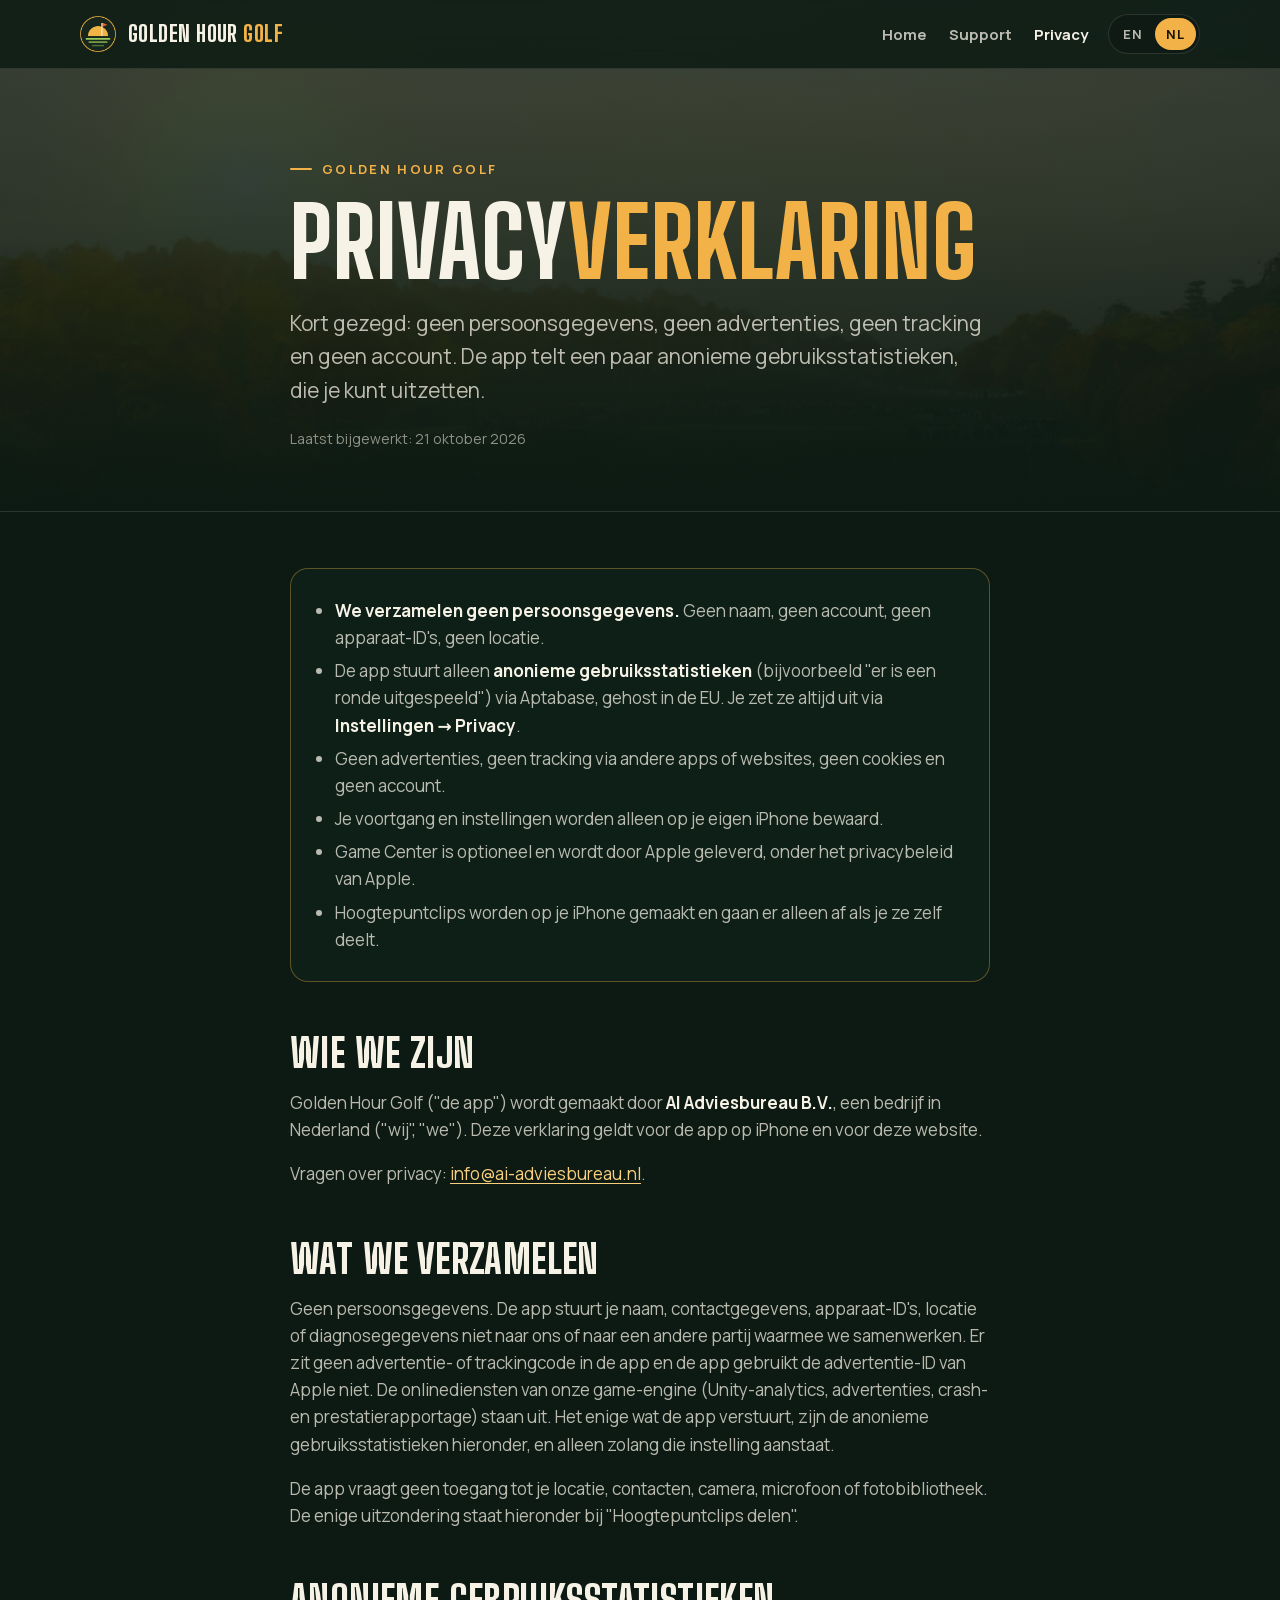
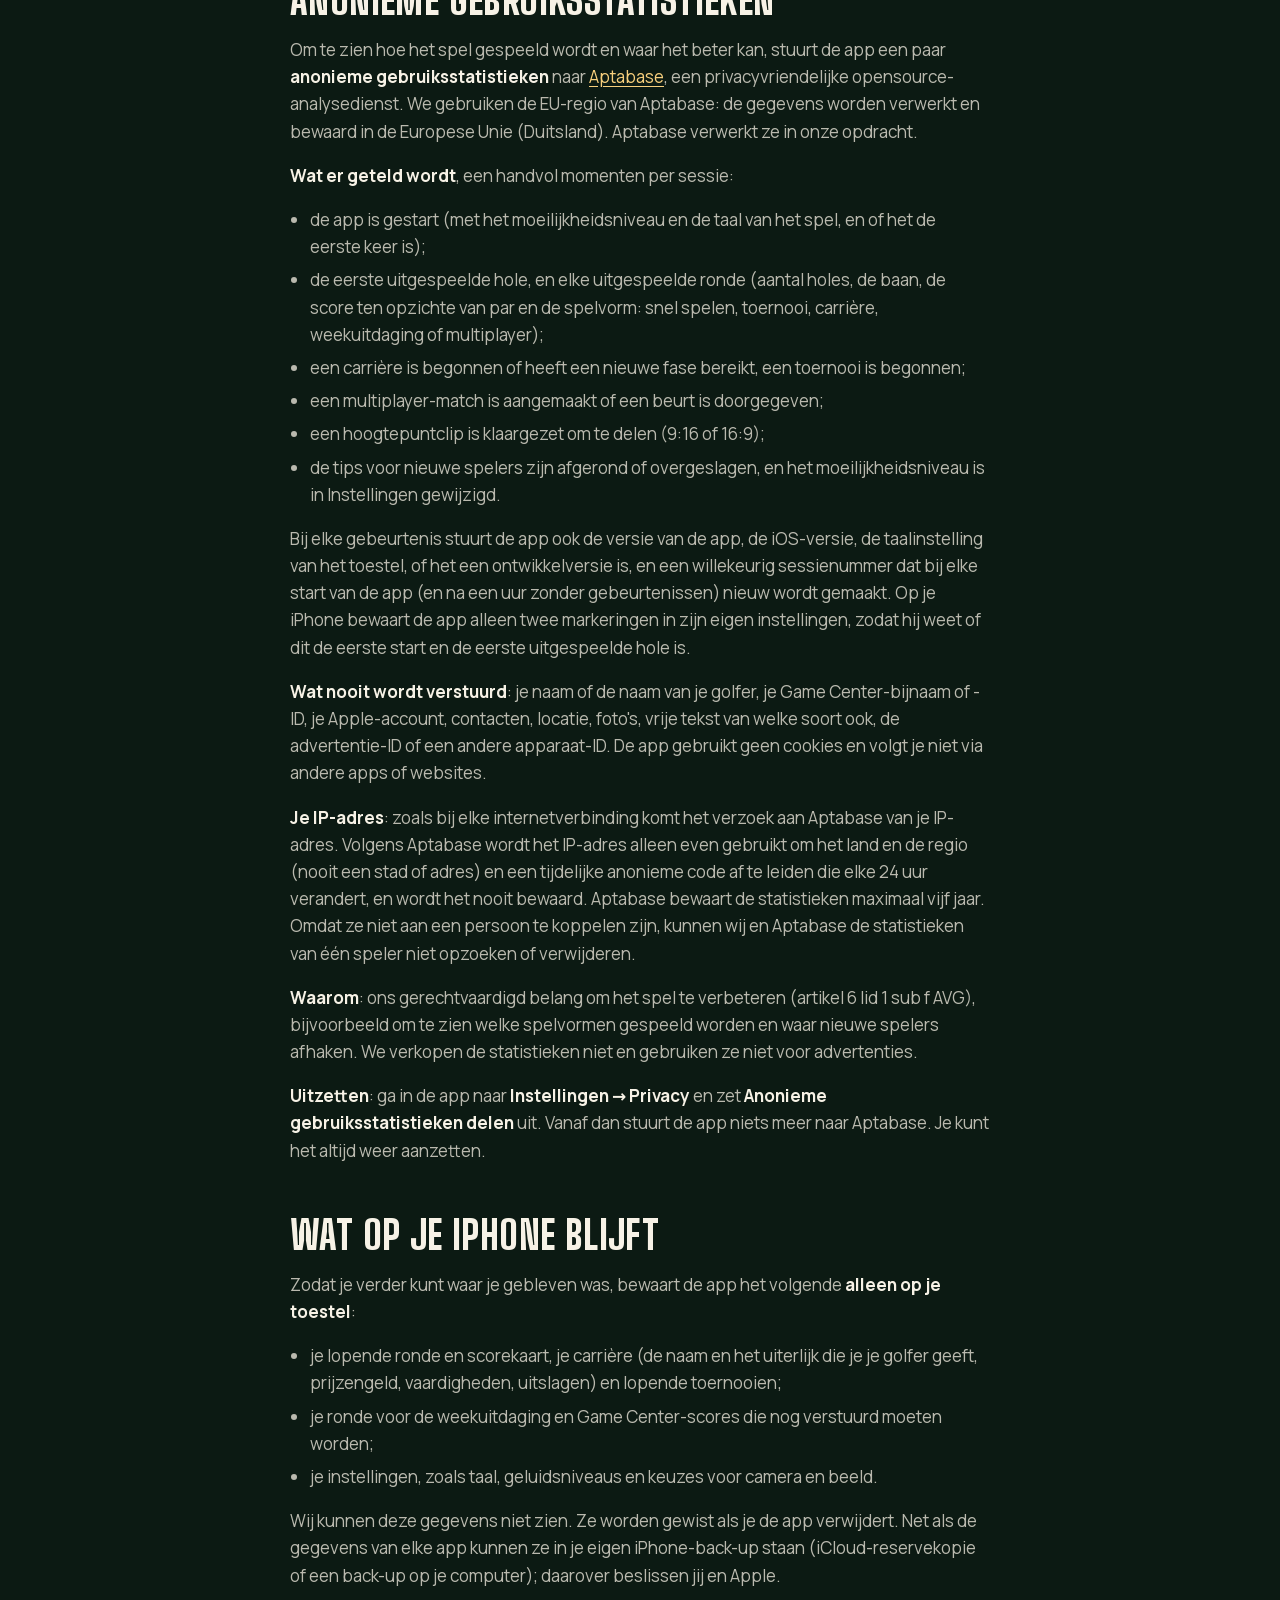
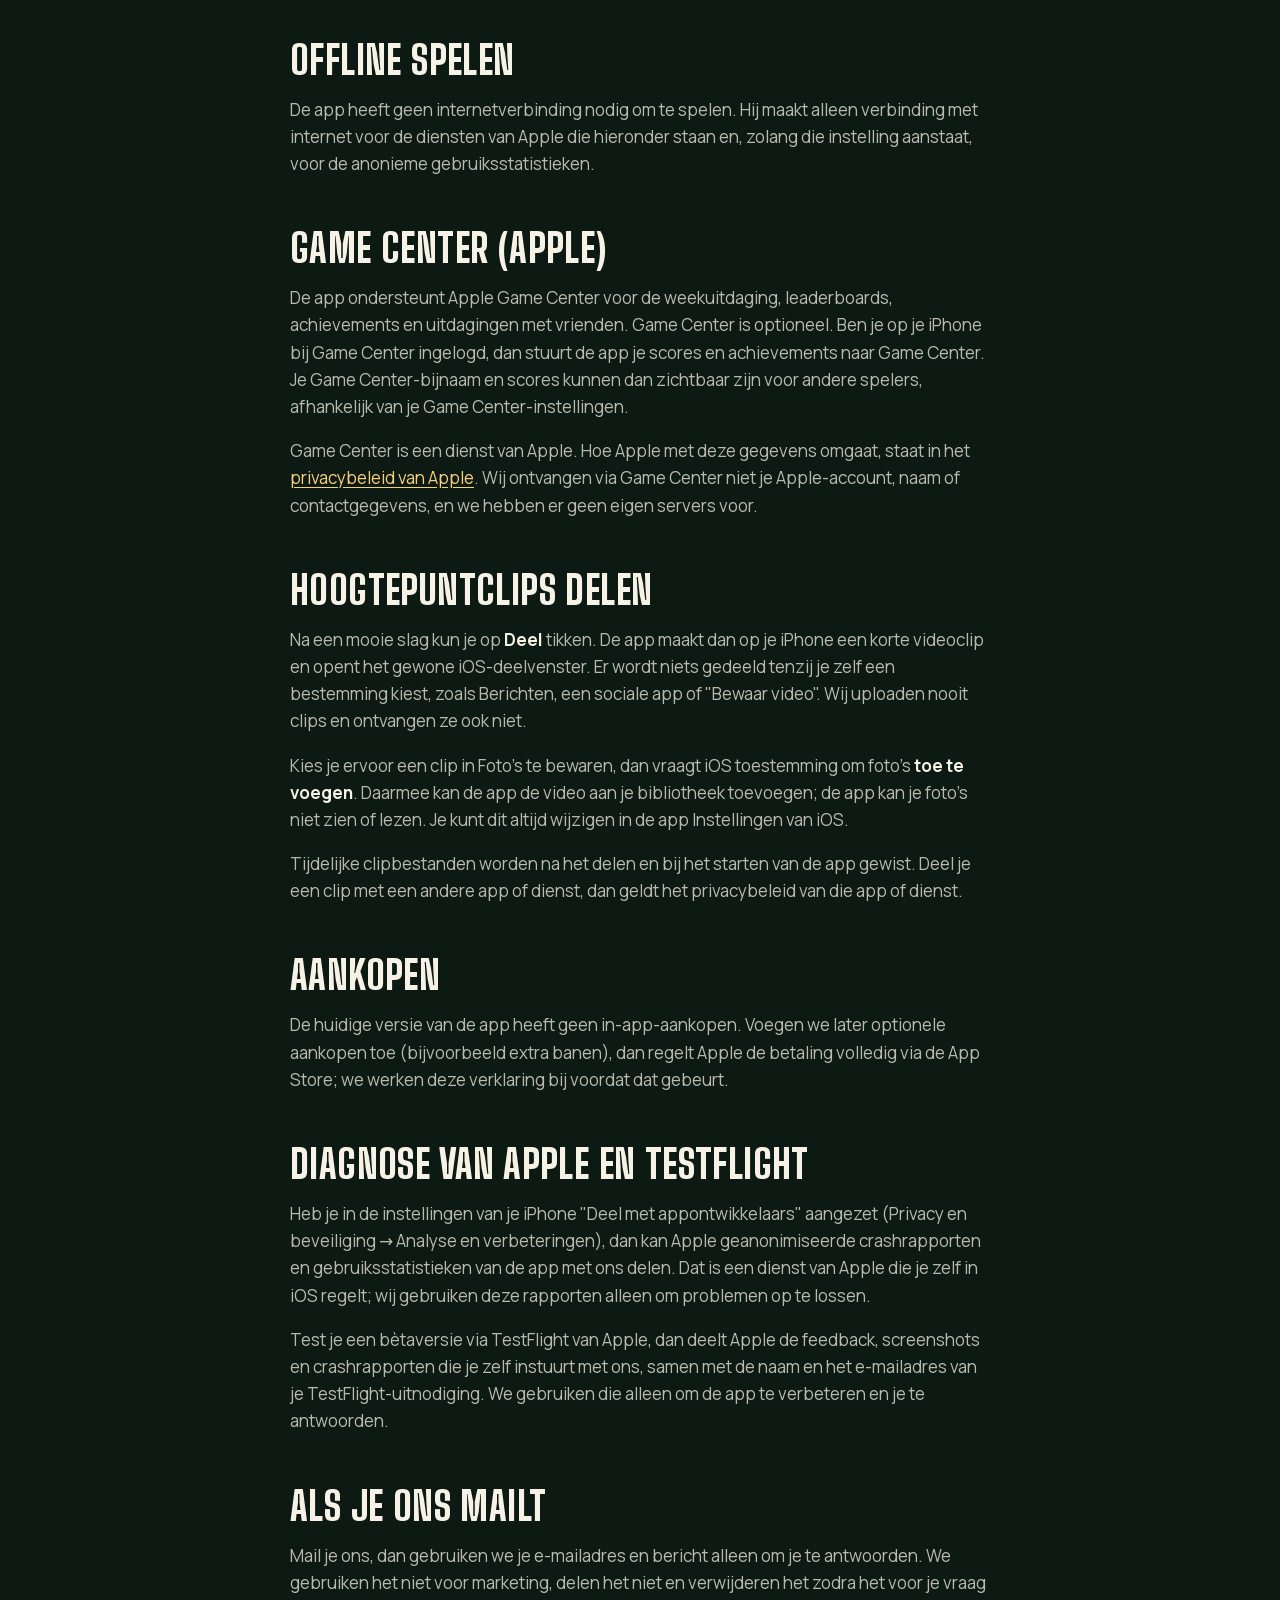
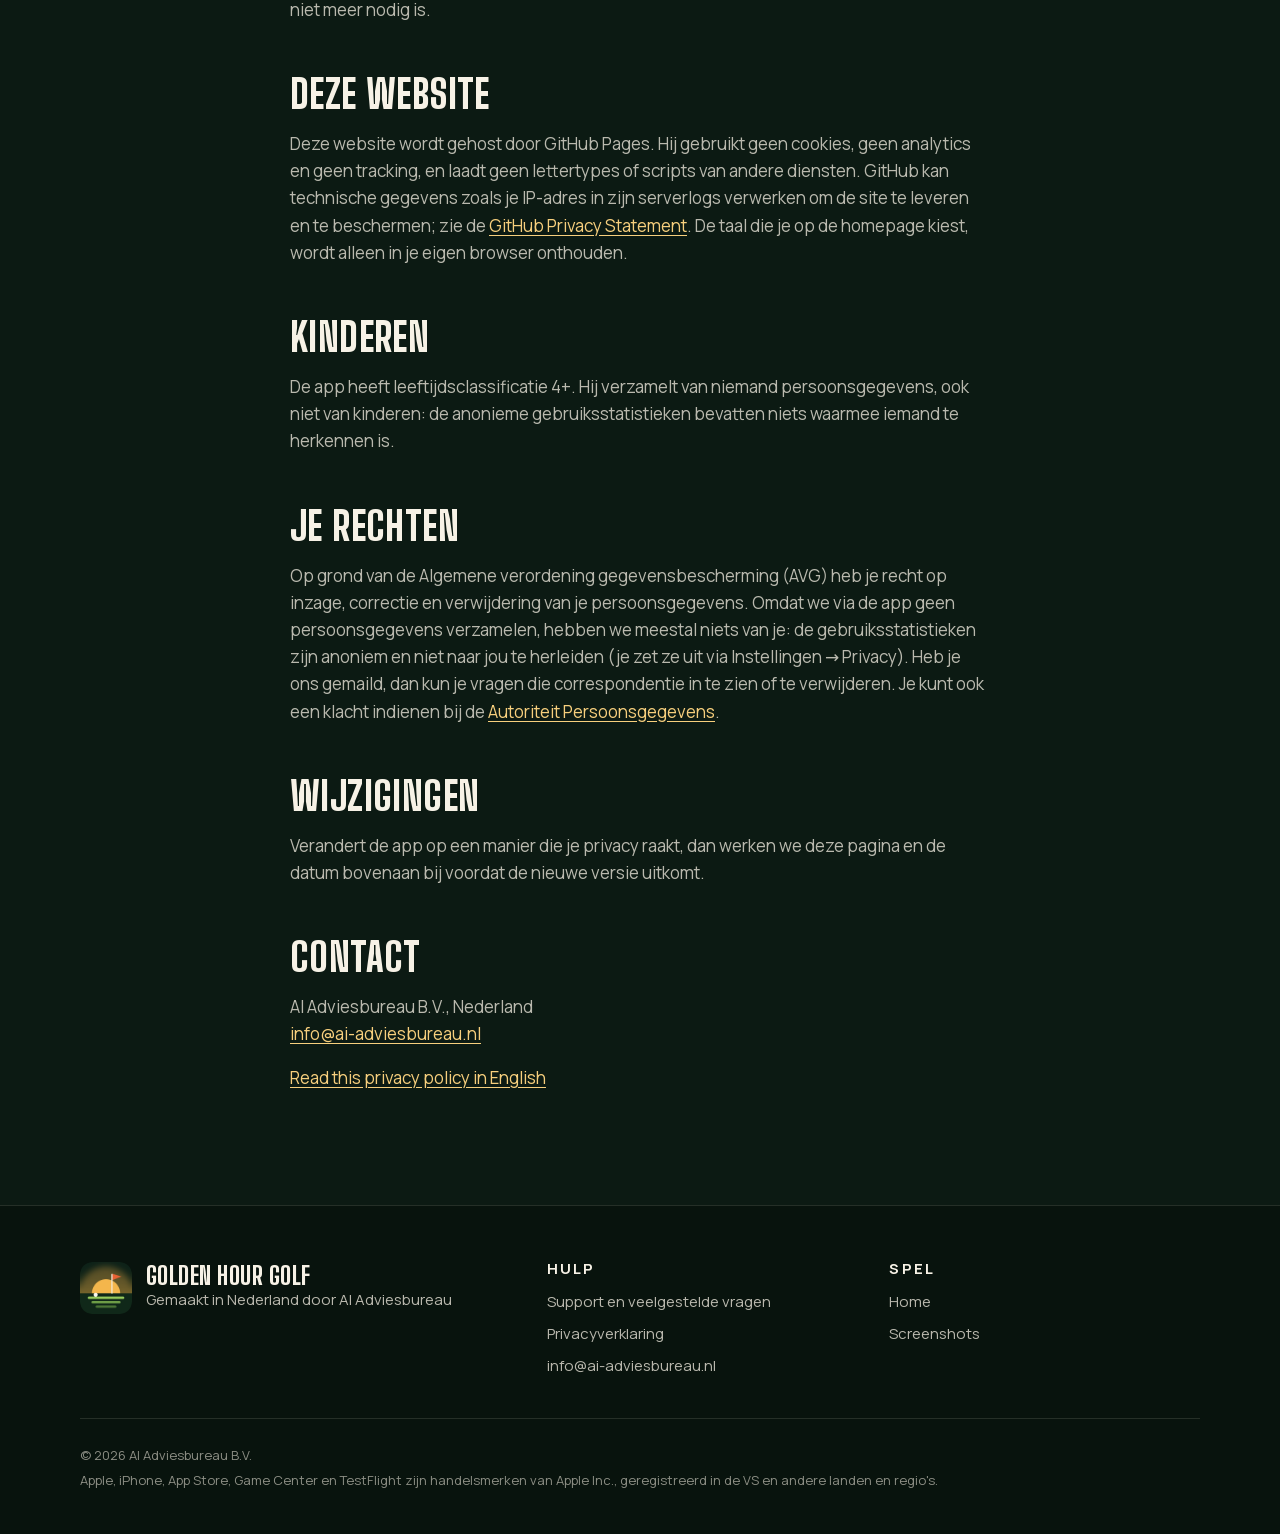
<file: privacy-nl.html>
<!doctype html>
<html lang="nl">
<head>
  <meta charset="utf-8">
  <meta name="viewport" content="width=device-width, initial-scale=1, viewport-fit=cover">
  <title>Privacyverklaring · Golden Hour Golf</title>
  <meta name="description" content="Privacyverklaring van Golden Hour Golf voor iPhone. Geen advertenties, geen tracking, geen account. Alleen anonieme gebruiksstatistieken (in de EU), die je kunt uitzetten.">
  <link rel="canonical" href="https://ai-adviesbureau.github.io/golden-hour-golf/privacy-nl.html">
  <link rel="alternate" hreflang="en" href="https://ai-adviesbureau.github.io/golden-hour-golf/privacy.html">
  <link rel="alternate" hreflang="nl" href="https://ai-adviesbureau.github.io/golden-hour-golf/privacy-nl.html">
  <meta name="theme-color" content="#0c1a13">
  <link rel="icon" type="image/png" sizes="32x32" href="assets/img/favicon-32.png">
  <link rel="apple-touch-icon" href="assets/img/apple-touch-icon.png">
  <meta property="og:type" content="website">
  <meta property="og:site_name" content="Golden Hour Golf">
  <meta property="og:title" content="Privacyverklaring · Golden Hour Golf">
  <meta property="og:description" content="We verzamelen geen persoonsgegevens. Geen advertenties, geen analytics, geen tracking, geen account.">
  <meta property="og:url" content="https://ai-adviesbureau.github.io/golden-hour-golf/privacy-nl.html">
  <meta property="og:image" content="https://ai-adviesbureau.github.io/golden-hour-golf/assets/img/og-image.jpg">
  <meta property="og:locale" content="nl_NL">
  <meta name="twitter:card" content="summary_large_image">
  <link rel="stylesheet" href="assets/css/site.css">
</head>
<body>
  <a class="skip-link" href="#main">Naar de inhoud</a>
  <header class="site-header always-solid">
    <nav class="wrap nav" aria-label="Hoofdmenu">
      <a class="brand" href="./?lang=nl" aria-label="Golden Hour Golf, home"><img src="assets/img/logo.png" alt="" width="36" height="36"><span class="brand-text">Golden Hour <span>Golf</span></span></a>
      <ul class="nav-links">
        <li><a href="./?lang=nl">Home</a></li>
        <li><a href="support-nl.html">Support</a></li>
        <li><a href="privacy-nl.html" aria-current="page">Privacy</a></li>
      </ul>
      <div class="lang-switch" aria-label="Taal">
        <a href="privacy.html" lang="en" hreflang="en">EN</a>
        <a href="privacy-nl.html" aria-current="true" lang="nl" hreflang="nl">NL</a>
      </div>
    </nav>
  </header>

  <main id="main">
    <div class="doc-hero">
      <img src="assets/img/course-800.webp" alt="" width="800" height="431">
      <div class="wrap">
        <p class="eyebrow">Golden Hour Golf</p>
        <h1>Privacy<span class="gold">verklaring</span></h1>
        <p class="lead">Kort gezegd: geen persoonsgegevens, geen advertenties, geen tracking en geen account. De app telt een paar anonieme gebruiksstatistieken, die je kunt uitzetten.</p>
        <p class="updated">Laatst bijgewerkt: 21 oktober 2026</p>
      </div>
    </div>

    <article class="wrap doc">
      <div class="summary-box">
        <ul>
          <li><strong>We verzamelen geen persoonsgegevens.</strong> Geen naam, geen account, geen apparaat-ID's, geen locatie.</li>
          <li>De app stuurt alleen <strong>anonieme gebruiksstatistieken</strong> (bijvoorbeeld "er is een ronde uitgespeeld") via Aptabase, gehost in de EU. Je zet ze altijd uit via <strong>Instellingen → Privacy</strong>.</li>
          <li>Geen advertenties, geen tracking via andere apps of websites, geen cookies en geen account.</li>
          <li>Je voortgang en instellingen worden alleen op je eigen iPhone bewaard.</li>
          <li>Game Center is optioneel en wordt door Apple geleverd, onder het privacybeleid van Apple.</li>
          <li>Hoogtepuntclips worden op je iPhone gemaakt en gaan er alleen af als je ze zelf deelt.</li>
        </ul>
      </div>

      <h2>Wie we zijn</h2>
      <p>Golden Hour Golf ("de app") wordt gemaakt door <strong>AI Adviesbureau B.V.</strong>, een bedrijf in Nederland ("wij", "we"). Deze verklaring geldt voor de app op iPhone en voor deze website.</p>
      <p>Vragen over privacy: <a href="mailto:info@ai-adviesbureau.nl">info@ai-adviesbureau.nl</a>.</p>

      <h2>Wat we verzamelen</h2>
      <p>Geen persoonsgegevens. De app stuurt je naam, contactgegevens, apparaat-ID's, locatie of diagnosegegevens niet naar ons of naar een andere partij waarmee we samenwerken. Er zit geen advertentie- of trackingcode in de app en de app gebruikt de advertentie-ID van Apple niet. De onlinediensten van onze game-engine (Unity-analytics, advertenties, crash- en prestatierapportage) staan uit. Het enige wat de app verstuurt, zijn de anonieme gebruiksstatistieken hieronder, en alleen zolang die instelling aanstaat.</p>
      <p>De app vraagt geen toegang tot je locatie, contacten, camera, microfoon of fotobibliotheek. De enige uitzondering staat hieronder bij "Hoogtepuntclips delen".</p>

      <h2>Anonieme gebruiksstatistieken</h2>
      <p>Om te zien hoe het spel gespeeld wordt en waar het beter kan, stuurt de app een paar <strong>anonieme gebruiksstatistieken</strong> naar <a href="https://aptabase.com" rel="noopener">Aptabase</a>, een privacyvriendelijke opensource-analysedienst. We gebruiken de EU-regio van Aptabase: de gegevens worden verwerkt en bewaard in de Europese Unie (Duitsland). Aptabase verwerkt ze in onze opdracht.</p>
      <p><strong>Wat er geteld wordt</strong>, een handvol momenten per sessie:</p>
      <ul>
        <li>de app is gestart (met het moeilijkheidsniveau en de taal van het spel, en of het de eerste keer is);</li>
        <li>de eerste uitgespeelde hole, en elke uitgespeelde ronde (aantal holes, de baan, de score ten opzichte van par en de spelvorm: snel spelen, toernooi, carrière, weekuitdaging of multiplayer);</li>
        <li>een carrière is begonnen of heeft een nieuwe fase bereikt, een toernooi is begonnen;</li>
        <li>een multiplayer-match is aangemaakt of een beurt is doorgegeven;</li>
        <li>een hoogtepuntclip is klaargezet om te delen (9:16 of 16:9);</li>
        <li>de tips voor nieuwe spelers zijn afgerond of overgeslagen, en het moeilijkheidsniveau is in Instellingen gewijzigd.</li>
      </ul>
      <p>Bij elke gebeurtenis stuurt de app ook de versie van de app, de iOS-versie, de taalinstelling van het toestel, of het een ontwikkelversie is, en een willekeurig sessienummer dat bij elke start van de app (en na een uur zonder gebeurtenissen) nieuw wordt gemaakt. Op je iPhone bewaart de app alleen twee markeringen in zijn eigen instellingen, zodat hij weet of dit de eerste start en de eerste uitgespeelde hole is.</p>
      <p><strong>Wat nooit wordt verstuurd</strong>: je naam of de naam van je golfer, je Game Center-bijnaam of -ID, je Apple-account, contacten, locatie, foto's, vrije tekst van welke soort ook, de advertentie-ID of een andere apparaat-ID. De app gebruikt geen cookies en volgt je niet via andere apps of websites.</p>
      <p><strong>Je IP-adres</strong>: zoals bij elke internetverbinding komt het verzoek aan Aptabase van je IP-adres. Volgens Aptabase wordt het IP-adres alleen even gebruikt om het land en de regio (nooit een stad of adres) en een tijdelijke anonieme code af te leiden die elke 24 uur verandert, en wordt het nooit bewaard. Aptabase bewaart de statistieken maximaal vijf jaar. Omdat ze niet aan een persoon te koppelen zijn, kunnen wij en Aptabase de statistieken van één speler niet opzoeken of verwijderen.</p>
      <p><strong>Waarom</strong>: ons gerechtvaardigd belang om het spel te verbeteren (artikel 6 lid 1 sub f AVG), bijvoorbeeld om te zien welke spelvormen gespeeld worden en waar nieuwe spelers afhaken. We verkopen de statistieken niet en gebruiken ze niet voor advertenties.</p>
      <p><strong>Uitzetten</strong>: ga in de app naar <strong>Instellingen → Privacy</strong> en zet <strong>Anonieme gebruiksstatistieken delen</strong> uit. Vanaf dan stuurt de app niets meer naar Aptabase. Je kunt het altijd weer aanzetten.</p>

      <h2>Wat op je iPhone blijft</h2>
      <p>Zodat je verder kunt waar je gebleven was, bewaart de app het volgende <strong>alleen op je toestel</strong>:</p>
      <ul>
        <li>je lopende ronde en scorekaart, je carrière (de naam en het uiterlijk die je je golfer geeft, prijzengeld, vaardigheden, uitslagen) en lopende toernooien;</li>
        <li>je ronde voor de weekuitdaging en Game Center-scores die nog verstuurd moeten worden;</li>
        <li>je instellingen, zoals taal, geluidsniveaus en keuzes voor camera en beeld.</li>
      </ul>
      <p>Wij kunnen deze gegevens niet zien. Ze worden gewist als je de app verwijdert. Net als de gegevens van elke app kunnen ze in je eigen iPhone-back-up staan (iCloud-reservekopie of een back-up op je computer); daarover beslissen jij en Apple.</p>

      <h2>Offline spelen</h2>
      <p>De app heeft geen internetverbinding nodig om te spelen. Hij maakt alleen verbinding met internet voor de diensten van Apple die hieronder staan en, zolang die instelling aanstaat, voor de anonieme gebruiksstatistieken.</p>

      <h2>Game Center (Apple)</h2>
      <p>De app ondersteunt Apple Game Center voor de weekuitdaging, leaderboards, achievements en uitdagingen met vrienden. Game Center is optioneel. Ben je op je iPhone bij Game Center ingelogd, dan stuurt de app je scores en achievements naar Game Center. Je Game Center-bijnaam en scores kunnen dan zichtbaar zijn voor andere spelers, afhankelijk van je Game Center-instellingen.</p>
      <p>Game Center is een dienst van Apple. Hoe Apple met deze gegevens omgaat, staat in het <a href="https://www.apple.com/nl/legal/privacy/" rel="noopener">privacybeleid van Apple</a>. Wij ontvangen via Game Center niet je Apple-account, naam of contactgegevens, en we hebben er geen eigen servers voor.</p>

      <h2>Hoogtepuntclips delen</h2>
      <p>Na een mooie slag kun je op <strong>Deel</strong> tikken. De app maakt dan op je iPhone een korte videoclip en opent het gewone iOS-deelvenster. Er wordt niets gedeeld tenzij je zelf een bestemming kiest, zoals Berichten, een sociale app of "Bewaar video". Wij uploaden nooit clips en ontvangen ze ook niet.</p>
      <p>Kies je ervoor een clip in Foto's te bewaren, dan vraagt iOS toestemming om foto's <strong>toe te voegen</strong>. Daarmee kan de app de video aan je bibliotheek toevoegen; de app kan je foto's niet zien of lezen. Je kunt dit altijd wijzigen in de app Instellingen van iOS.</p>
      <p>Tijdelijke clipbestanden worden na het delen en bij het starten van de app gewist. Deel je een clip met een andere app of dienst, dan geldt het privacybeleid van die app of dienst.</p>

      <h2>Aankopen</h2>
      <p>De huidige versie van de app heeft geen in-app-aankopen. Voegen we later optionele aankopen toe (bijvoorbeeld extra banen), dan regelt Apple de betaling volledig via de App Store; we werken deze verklaring bij voordat dat gebeurt.</p>

      <h2>Diagnose van Apple en TestFlight</h2>
      <p>Heb je in de instellingen van je iPhone "Deel met appontwikkelaars" aangezet (Privacy en beveiliging → Analyse en verbeteringen), dan kan Apple geanonimiseerde crashrapporten en gebruiksstatistieken van de app met ons delen. Dat is een dienst van Apple die je zelf in iOS regelt; wij gebruiken deze rapporten alleen om problemen op te lossen.</p>
      <p>Test je een bètaversie via TestFlight van Apple, dan deelt Apple de feedback, screenshots en crashrapporten die je zelf instuurt met ons, samen met de naam en het e-mailadres van je TestFlight-uitnodiging. We gebruiken die alleen om de app te verbeteren en je te antwoorden.</p>

      <h2>Als je ons mailt</h2>
      <p>Mail je ons, dan gebruiken we je e-mailadres en bericht alleen om je te antwoorden. We gebruiken het niet voor marketing, delen het niet en verwijderen het zodra het voor je vraag niet meer nodig is.</p>

      <h2>Deze website</h2>
      <p>Deze website wordt gehost door GitHub Pages. Hij gebruikt geen cookies, geen analytics en geen tracking, en laadt geen lettertypes of scripts van andere diensten. GitHub kan technische gegevens zoals je IP-adres in zijn serverlogs verwerken om de site te leveren en te beschermen; zie de <a href="https://docs.github.com/en/site-policy/privacy-policies/github-general-privacy-statement" rel="noopener">GitHub Privacy Statement</a>. De taal die je op de homepage kiest, wordt alleen in je eigen browser onthouden.</p>

      <h2>Kinderen</h2>
      <p>De app heeft leeftijdsclassificatie 4+. Hij verzamelt van niemand persoonsgegevens, ook niet van kinderen: de anonieme gebruiksstatistieken bevatten niets waarmee iemand te herkennen is.</p>

      <h2>Je rechten</h2>
      <p>Op grond van de Algemene verordening gegevensbescherming (AVG) heb je recht op inzage, correctie en verwijdering van je persoonsgegevens. Omdat we via de app geen persoonsgegevens verzamelen, hebben we meestal niets van je: de gebruiksstatistieken zijn anoniem en niet naar jou te herleiden (je zet ze uit via Instellingen → Privacy). Heb je ons gemaild, dan kun je vragen die correspondentie in te zien of te verwijderen. Je kunt ook een klacht indienen bij de <a href="https://www.autoriteitpersoonsgegevens.nl" rel="noopener">Autoriteit Persoonsgegevens</a>.</p>

      <h2>Wijzigingen</h2>
      <p>Verandert de app op een manier die je privacy raakt, dan werken we deze pagina en de datum bovenaan bij voordat de nieuwe versie uitkomt.</p>

      <h2>Contact</h2>
      <p>AI Adviesbureau B.V., Nederland<br>
      <a href="mailto:info@ai-adviesbureau.nl">info@ai-adviesbureau.nl</a></p>
      <p><a href="privacy.html" hreflang="en" lang="en">Read this privacy policy in English</a></p>
    </article>
  </main>

  <footer class="site-footer">
    <div class="wrap">
      <div class="footer-grid">
        <div>
          <div class="made-in"><img src="assets/img/app-icon-256.png" alt="" width="52" height="52" loading="lazy"><div><strong>Golden Hour Golf</strong><span>Gemaakt in Nederland door AI Adviesbureau</span></div></div>
        </div>
        <div>
          <h2>Hulp</h2>
          <ul>
            <li><a href="support-nl.html">Support en veelgestelde vragen</a></li>
            <li><a href="privacy-nl.html">Privacyverklaring</a></li>
            <li><a href="mailto:info@ai-adviesbureau.nl">info@ai-adviesbureau.nl</a></li>
          </ul>
        </div>
        <div>
          <h2>Spel</h2>
          <ul><li><a href="./?lang=nl">Home</a></li><li><a href="./?lang=nl#screenshots">Screenshots</a></li></ul>
        </div>
      </div>
      <div class="legal">
        <p>© 2026 AI Adviesbureau B.V.</p>
        <p>Apple, iPhone, App Store, Game Center en TestFlight zijn handelsmerken van Apple Inc., geregistreerd in de VS en andere landen en regio's.</p>
      </div>
    </div>
  </footer>
</body>
</html>
</file>
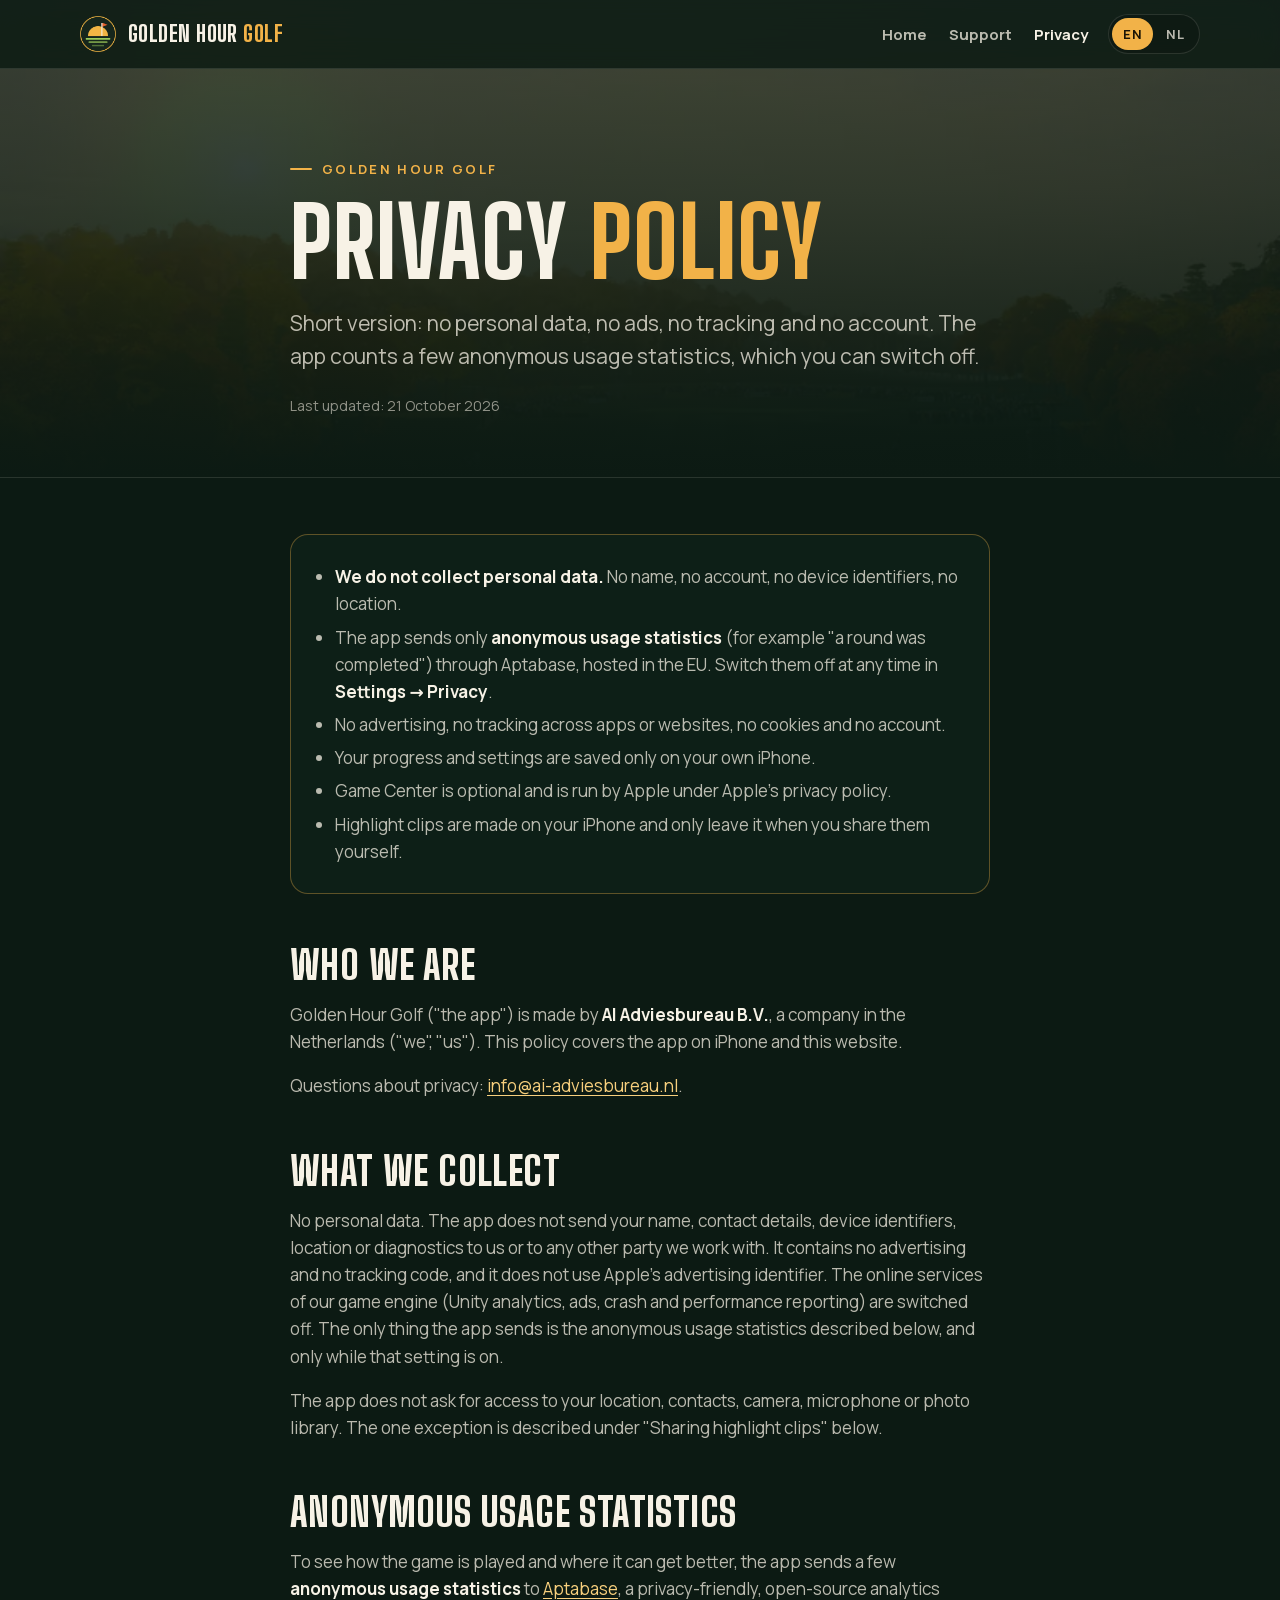
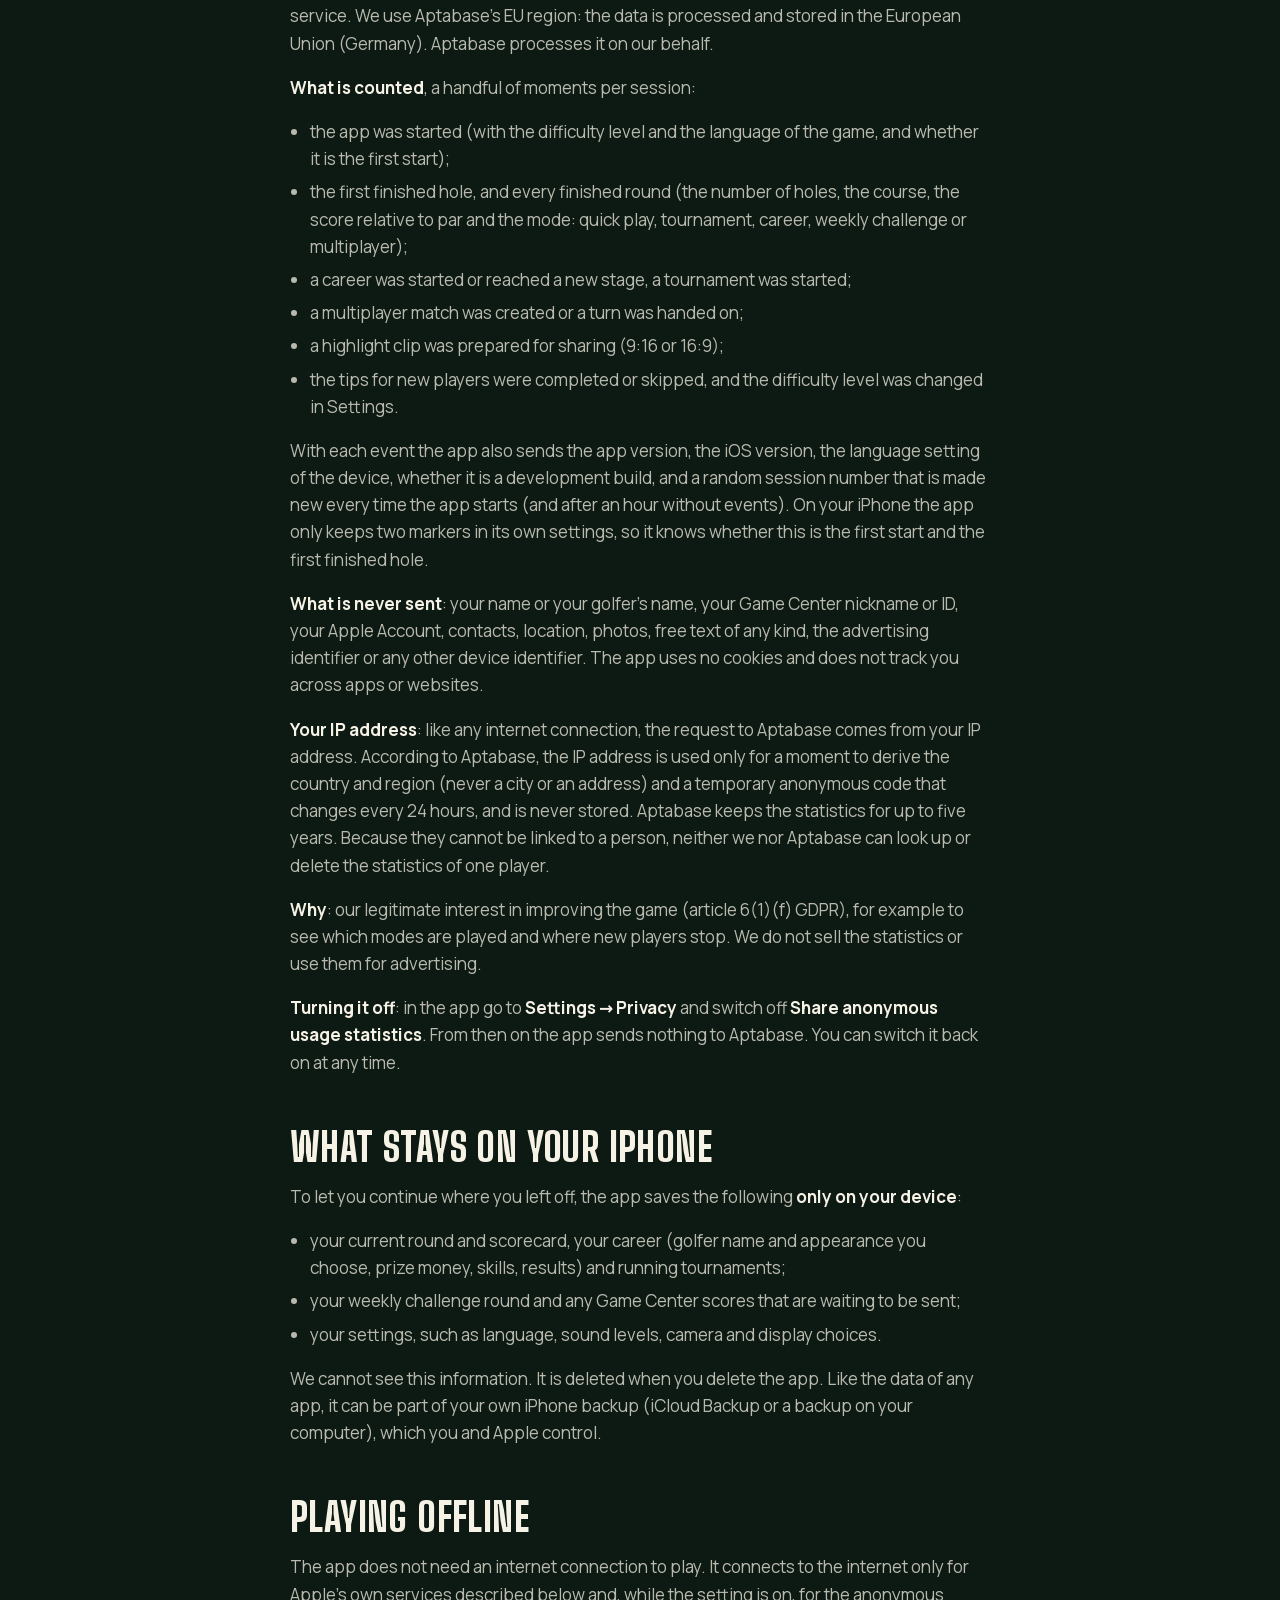
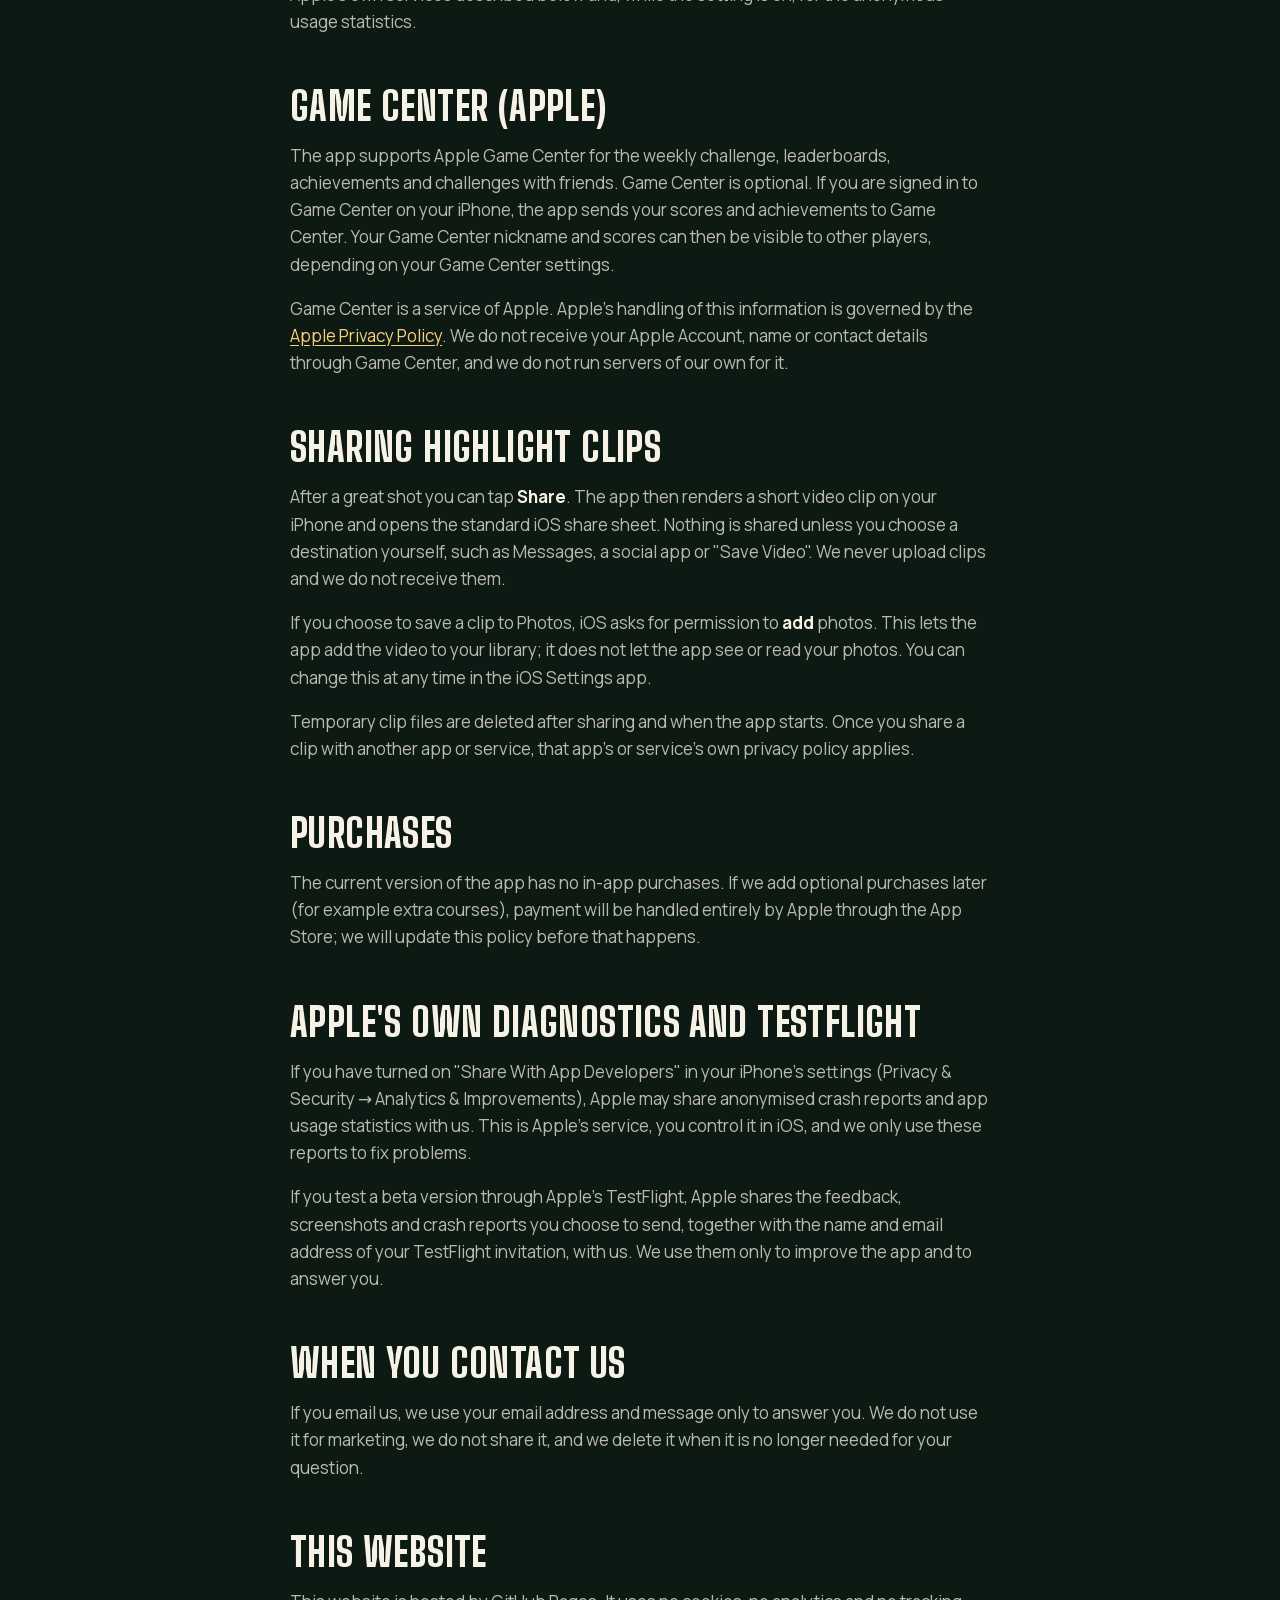
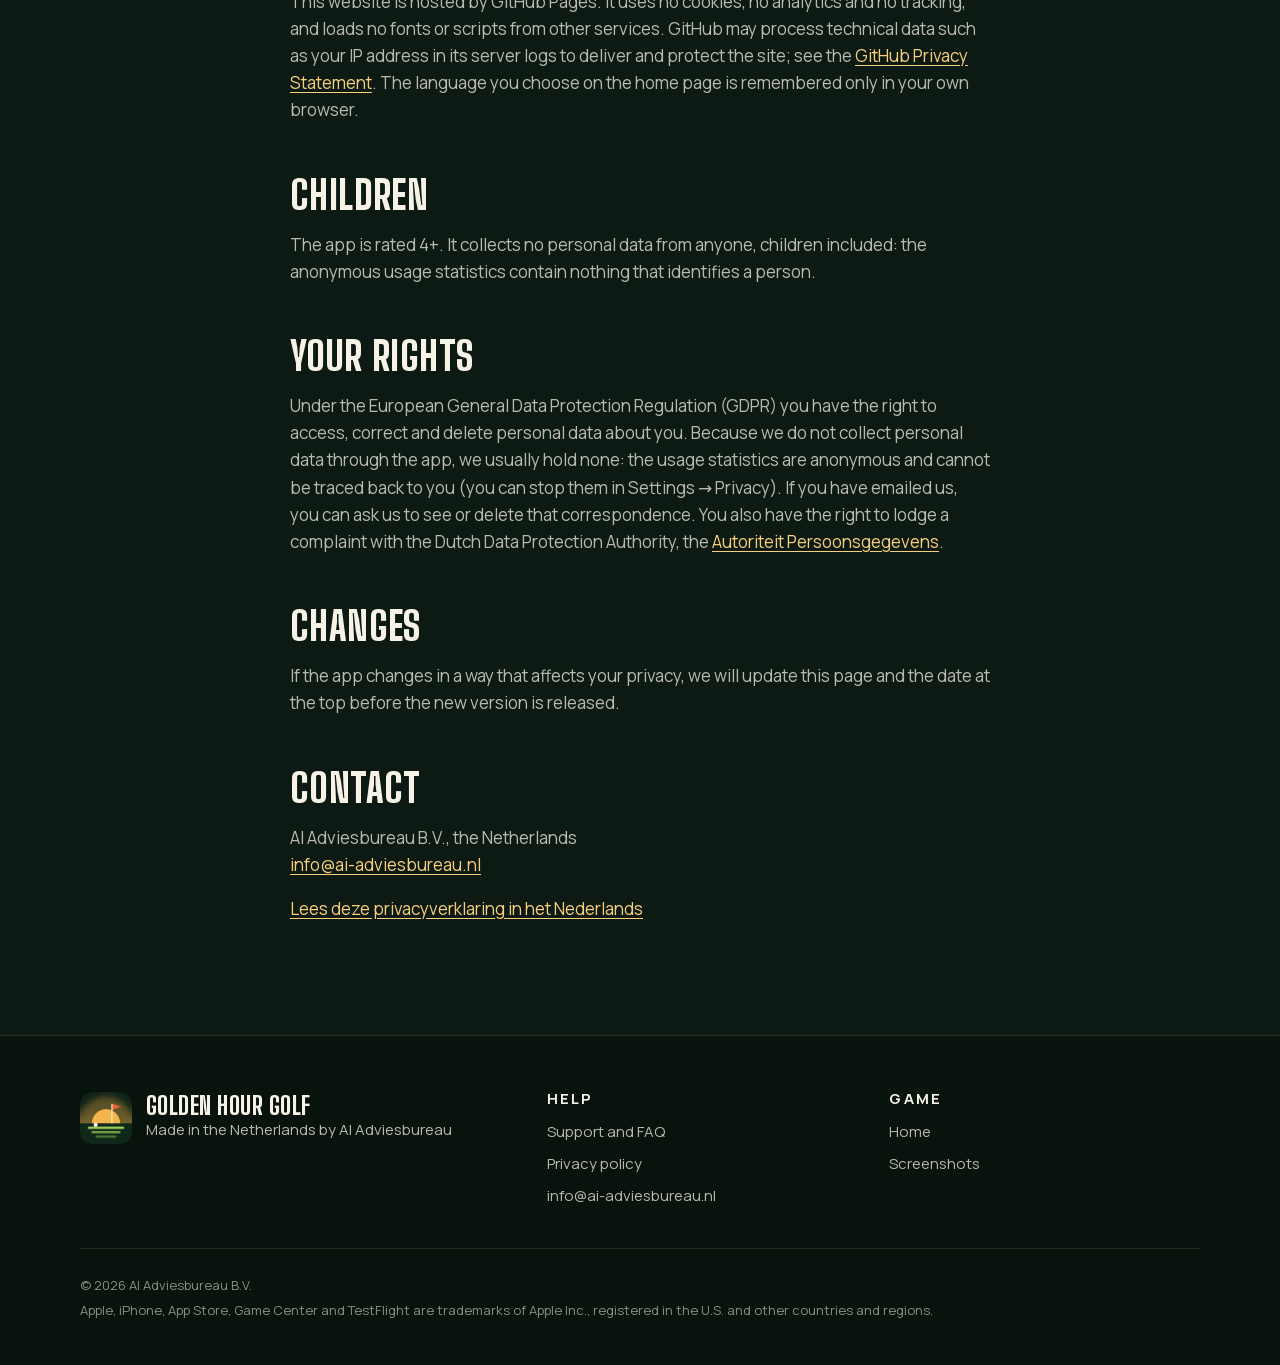
<file: privacy.html>
<!doctype html>
<html lang="en">
<head>
  <meta charset="utf-8">
  <meta name="viewport" content="width=device-width, initial-scale=1, viewport-fit=cover">
  <title>Privacy policy · Golden Hour Golf</title>
  <meta name="description" content="Privacy policy for Golden Hour Golf for iPhone. No ads, no tracking, no account. Only anonymous usage statistics (EU-hosted), which you can switch off.">
  <link rel="canonical" href="https://ai-adviesbureau.github.io/golden-hour-golf/privacy.html">
  <link rel="alternate" hreflang="en" href="https://ai-adviesbureau.github.io/golden-hour-golf/privacy.html">
  <link rel="alternate" hreflang="nl" href="https://ai-adviesbureau.github.io/golden-hour-golf/privacy-nl.html">
  <meta name="theme-color" content="#0c1a13">
  <link rel="icon" type="image/png" sizes="32x32" href="assets/img/favicon-32.png">
  <link rel="apple-touch-icon" href="assets/img/apple-touch-icon.png">
  <meta property="og:type" content="website">
  <meta property="og:site_name" content="Golden Hour Golf">
  <meta property="og:title" content="Privacy policy · Golden Hour Golf">
  <meta property="og:description" content="No personal data, no ads, no tracking, no account. Only anonymous usage statistics, which you can switch off.">
  <meta property="og:url" content="https://ai-adviesbureau.github.io/golden-hour-golf/privacy.html">
  <meta property="og:image" content="https://ai-adviesbureau.github.io/golden-hour-golf/assets/img/og-image.jpg">
  <meta name="twitter:card" content="summary_large_image">
  <link rel="stylesheet" href="assets/css/site.css">
</head>
<body>
  <a class="skip-link" href="#main">Skip to content</a>
  <header class="site-header always-solid">
    <nav class="wrap nav" aria-label="Main">
      <a class="brand" href="./" aria-label="Golden Hour Golf, home"><img src="assets/img/logo.png" alt="" width="36" height="36"><span class="brand-text">Golden Hour <span>Golf</span></span></a>
      <ul class="nav-links">
        <li><a href="./">Home</a></li>
        <li><a href="support.html">Support</a></li>
        <li><a href="privacy.html" aria-current="page">Privacy</a></li>
      </ul>
      <div class="lang-switch" aria-label="Language">
        <a href="privacy.html" aria-current="true" lang="en" hreflang="en">EN</a>
        <a href="privacy-nl.html" lang="nl" hreflang="nl">NL</a>
      </div>
    </nav>
  </header>

  <main id="main">
    <div class="doc-hero">
      <img src="assets/img/course-800.webp" alt="" width="800" height="431">
      <div class="wrap">
        <p class="eyebrow">Golden Hour Golf</p>
        <h1>Privacy <span class="gold">policy</span></h1>
        <p class="lead">Short version: no personal data, no ads, no tracking and no account. The app counts a few anonymous usage statistics, which you can switch off.</p>
        <p class="updated">Last updated: 21 October 2026</p>
      </div>
    </div>

    <article class="wrap doc">
      <div class="summary-box">
        <ul>
          <li><strong>We do not collect personal data.</strong> No name, no account, no device identifiers, no location.</li>
          <li>The app sends only <strong>anonymous usage statistics</strong> (for example "a round was completed") through Aptabase, hosted in the EU. Switch them off at any time in <strong>Settings → Privacy</strong>.</li>
          <li>No advertising, no tracking across apps or websites, no cookies and no account.</li>
          <li>Your progress and settings are saved only on your own iPhone.</li>
          <li>Game Center is optional and is run by Apple under Apple's privacy policy.</li>
          <li>Highlight clips are made on your iPhone and only leave it when you share them yourself.</li>
        </ul>
      </div>

      <h2>Who we are</h2>
      <p>Golden Hour Golf ("the app") is made by <strong>AI Adviesbureau B.V.</strong>, a company in the Netherlands ("we", "us"). This policy covers the app on iPhone and this website.</p>
      <p>Questions about privacy: <a href="mailto:info@ai-adviesbureau.nl">info@ai-adviesbureau.nl</a>.</p>

      <h2>What we collect</h2>
      <p>No personal data. The app does not send your name, contact details, device identifiers, location or diagnostics to us or to any other party we work with. It contains no advertising and no tracking code, and it does not use Apple's advertising identifier. The online services of our game engine (Unity analytics, ads, crash and performance reporting) are switched off. The only thing the app sends is the anonymous usage statistics described below, and only while that setting is on.</p>
      <p>The app does not ask for access to your location, contacts, camera, microphone or photo library. The one exception is described under "Sharing highlight clips" below.</p>

      <h2>Anonymous usage statistics</h2>
      <p>To see how the game is played and where it can get better, the app sends a few <strong>anonymous usage statistics</strong> to <a href="https://aptabase.com" rel="noopener">Aptabase</a>, a privacy-friendly, open-source analytics service. We use Aptabase's EU region: the data is processed and stored in the European Union (Germany). Aptabase processes it on our behalf.</p>
      <p><strong>What is counted</strong>, a handful of moments per session:</p>
      <ul>
        <li>the app was started (with the difficulty level and the language of the game, and whether it is the first start);</li>
        <li>the first finished hole, and every finished round (the number of holes, the course, the score relative to par and the mode: quick play, tournament, career, weekly challenge or multiplayer);</li>
        <li>a career was started or reached a new stage, a tournament was started;</li>
        <li>a multiplayer match was created or a turn was handed on;</li>
        <li>a highlight clip was prepared for sharing (9:16 or 16:9);</li>
        <li>the tips for new players were completed or skipped, and the difficulty level was changed in Settings.</li>
      </ul>
      <p>With each event the app also sends the app version, the iOS version, the language setting of the device, whether it is a development build, and a random session number that is made new every time the app starts (and after an hour without events). On your iPhone the app only keeps two markers in its own settings, so it knows whether this is the first start and the first finished hole.</p>
      <p><strong>What is never sent</strong>: your name or your golfer's name, your Game Center nickname or ID, your Apple Account, contacts, location, photos, free text of any kind, the advertising identifier or any other device identifier. The app uses no cookies and does not track you across apps or websites.</p>
      <p><strong>Your IP address</strong>: like any internet connection, the request to Aptabase comes from your IP address. According to Aptabase, the IP address is used only for a moment to derive the country and region (never a city or an address) and a temporary anonymous code that changes every 24 hours, and is never stored. Aptabase keeps the statistics for up to five years. Because they cannot be linked to a person, neither we nor Aptabase can look up or delete the statistics of one player.</p>
      <p><strong>Why</strong>: our legitimate interest in improving the game (article 6(1)(f) GDPR), for example to see which modes are played and where new players stop. We do not sell the statistics or use them for advertising.</p>
      <p><strong>Turning it off</strong>: in the app go to <strong>Settings → Privacy</strong> and switch off <strong>Share anonymous usage statistics</strong>. From then on the app sends nothing to Aptabase. You can switch it back on at any time.</p>

      <h2>What stays on your iPhone</h2>
      <p>To let you continue where you left off, the app saves the following <strong>only on your device</strong>:</p>
      <ul>
        <li>your current round and scorecard, your career (golfer name and appearance you choose, prize money, skills, results) and running tournaments;</li>
        <li>your weekly challenge round and any Game Center scores that are waiting to be sent;</li>
        <li>your settings, such as language, sound levels, camera and display choices.</li>
      </ul>
      <p>We cannot see this information. It is deleted when you delete the app. Like the data of any app, it can be part of your own iPhone backup (iCloud Backup or a backup on your computer), which you and Apple control.</p>

      <h2>Playing offline</h2>
      <p>The app does not need an internet connection to play. It connects to the internet only for Apple's own services described below and, while the setting is on, for the anonymous usage statistics.</p>

      <h2>Game Center (Apple)</h2>
      <p>The app supports Apple Game Center for the weekly challenge, leaderboards, achievements and challenges with friends. Game Center is optional. If you are signed in to Game Center on your iPhone, the app sends your scores and achievements to Game Center. Your Game Center nickname and scores can then be visible to other players, depending on your Game Center settings.</p>
      <p>Game Center is a service of Apple. Apple's handling of this information is governed by the <a href="https://www.apple.com/legal/privacy/" rel="noopener">Apple Privacy Policy</a>. We do not receive your Apple Account, name or contact details through Game Center, and we do not run servers of our own for it.</p>

      <h2>Sharing highlight clips</h2>
      <p>After a great shot you can tap <strong>Share</strong>. The app then renders a short video clip on your iPhone and opens the standard iOS share sheet. Nothing is shared unless you choose a destination yourself, such as Messages, a social app or "Save Video". We never upload clips and we do not receive them.</p>
      <p>If you choose to save a clip to Photos, iOS asks for permission to <strong>add</strong> photos. This lets the app add the video to your library; it does not let the app see or read your photos. You can change this at any time in the iOS Settings app.</p>
      <p>Temporary clip files are deleted after sharing and when the app starts. Once you share a clip with another app or service, that app's or service's own privacy policy applies.</p>

      <h2>Purchases</h2>
      <p>The current version of the app has no in-app purchases. If we add optional purchases later (for example extra courses), payment will be handled entirely by Apple through the App Store; we will update this policy before that happens.</p>

      <h2>Apple's own diagnostics and TestFlight</h2>
      <p>If you have turned on "Share With App Developers" in your iPhone's settings (Privacy &amp; Security → Analytics &amp; Improvements), Apple may share anonymised crash reports and app usage statistics with us. This is Apple's service, you control it in iOS, and we only use these reports to fix problems.</p>
      <p>If you test a beta version through Apple's TestFlight, Apple shares the feedback, screenshots and crash reports you choose to send, together with the name and email address of your TestFlight invitation, with us. We use them only to improve the app and to answer you.</p>

      <h2>When you contact us</h2>
      <p>If you email us, we use your email address and message only to answer you. We do not use it for marketing, we do not share it, and we delete it when it is no longer needed for your question.</p>

      <h2>This website</h2>
      <p>This website is hosted by GitHub Pages. It uses no cookies, no analytics and no tracking, and loads no fonts or scripts from other services. GitHub may process technical data such as your IP address in its server logs to deliver and protect the site; see the <a href="https://docs.github.com/en/site-policy/privacy-policies/github-general-privacy-statement" rel="noopener">GitHub Privacy Statement</a>. The language you choose on the home page is remembered only in your own browser.</p>

      <h2>Children</h2>
      <p>The app is rated 4+. It collects no personal data from anyone, children included: the anonymous usage statistics contain nothing that identifies a person.</p>

      <h2>Your rights</h2>
      <p>Under the European General Data Protection Regulation (GDPR) you have the right to access, correct and delete personal data about you. Because we do not collect personal data through the app, we usually hold none: the usage statistics are anonymous and cannot be traced back to you (you can stop them in Settings → Privacy). If you have emailed us, you can ask us to see or delete that correspondence. You also have the right to lodge a complaint with the Dutch Data Protection Authority, the <a href="https://www.autoriteitpersoonsgegevens.nl/en" rel="noopener">Autoriteit Persoonsgegevens</a>.</p>

      <h2>Changes</h2>
      <p>If the app changes in a way that affects your privacy, we will update this page and the date at the top before the new version is released.</p>

      <h2>Contact</h2>
      <p>AI Adviesbureau B.V., the Netherlands<br>
      <a href="mailto:info@ai-adviesbureau.nl">info@ai-adviesbureau.nl</a></p>
      <p><a href="privacy-nl.html" hreflang="nl" lang="nl">Lees deze privacyverklaring in het Nederlands</a></p>
    </article>
  </main>

  <footer class="site-footer">
    <div class="wrap">
      <div class="footer-grid">
        <div>
          <div class="made-in"><img src="assets/img/app-icon-256.png" alt="" width="52" height="52" loading="lazy"><div><strong>Golden Hour Golf</strong><span>Made in the Netherlands by AI Adviesbureau</span></div></div>
        </div>
        <div>
          <h2>Help</h2>
          <ul>
            <li><a href="support.html">Support and FAQ</a></li>
            <li><a href="privacy.html">Privacy policy</a></li>
            <li><a href="mailto:info@ai-adviesbureau.nl">info@ai-adviesbureau.nl</a></li>
          </ul>
        </div>
        <div>
          <h2>Game</h2>
          <ul><li><a href="./">Home</a></li><li><a href="./#screenshots">Screenshots</a></li></ul>
        </div>
      </div>
      <div class="legal">
        <p>© 2026 AI Adviesbureau B.V.</p>
        <p>Apple, iPhone, App Store, Game Center and TestFlight are trademarks of Apple Inc., registered in the U.S. and other countries and regions.</p>
      </div>
    </div>
  </footer>
</body>
</html>
</file>
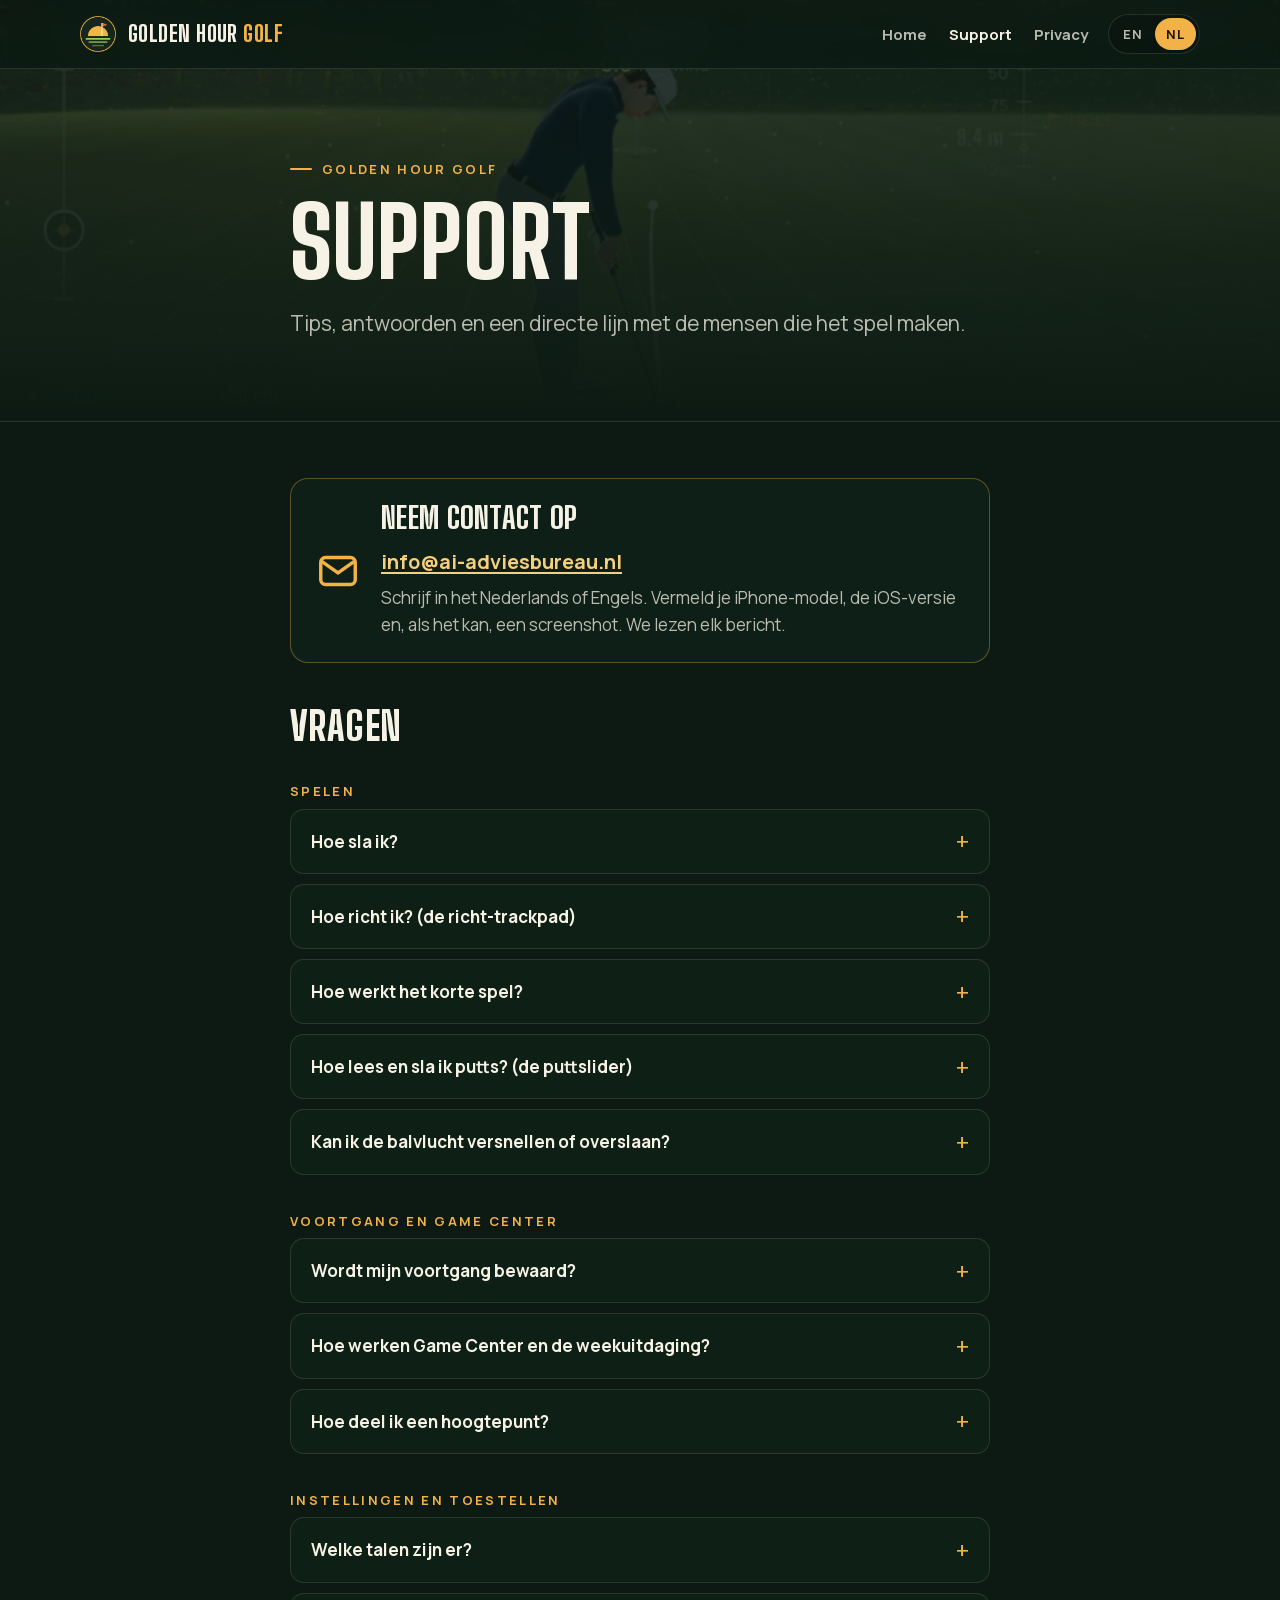
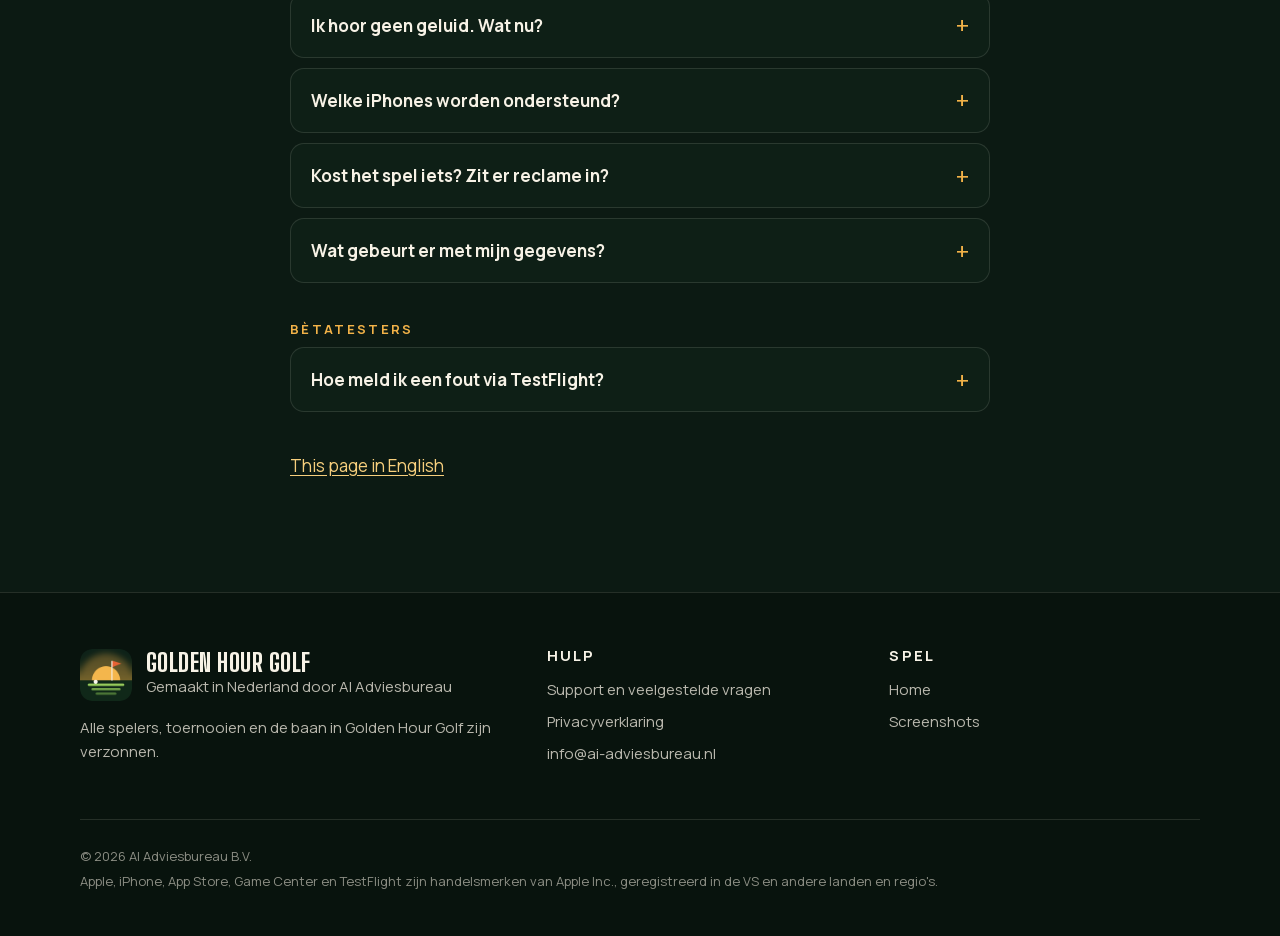
<file: support-nl.html>
<!doctype html>
<html lang="nl">
<head>
  <meta charset="utf-8">
  <meta name="viewport" content="width=device-width, initial-scale=1, viewport-fit=cover">
  <title>Support · Golden Hour Golf</title>
  <meta name="description" content="Hulp bij Golden Hour Golf op iPhone: slaan, richten en putten, opslaan, Game Center, clips delen, talen, geluid en ondersteunde iPhones. Contact: info@ai-adviesbureau.nl.">
  <link rel="canonical" href="https://ai-adviesbureau.github.io/golden-hour-golf/support-nl.html">
  <link rel="alternate" hreflang="en" href="https://ai-adviesbureau.github.io/golden-hour-golf/support.html">
  <link rel="alternate" hreflang="nl" href="https://ai-adviesbureau.github.io/golden-hour-golf/support-nl.html">
  <meta name="theme-color" content="#0c1a13">
  <link rel="icon" type="image/png" sizes="32x32" href="assets/img/favicon-32.png">
  <link rel="apple-touch-icon" href="assets/img/apple-touch-icon.png">
  <meta property="og:type" content="website">
  <meta property="og:site_name" content="Golden Hour Golf">
  <meta property="og:title" content="Support · Golden Hour Golf">
  <meta property="og:description" content="Vragen, tips en contact voor Golden Hour Golf op iPhone.">
  <meta property="og:url" content="https://ai-adviesbureau.github.io/golden-hour-golf/support-nl.html">
  <meta property="og:image" content="https://ai-adviesbureau.github.io/golden-hour-golf/assets/img/og-image.jpg">
  <meta property="og:locale" content="nl_NL">
  <meta name="twitter:card" content="summary_large_image">
  <link rel="stylesheet" href="assets/css/site.css">
</head>
<body>
  <a class="skip-link" href="#main">Naar de inhoud</a>
  <header class="site-header always-solid">
    <nav class="wrap nav" aria-label="Hoofdmenu">
      <a class="brand" href="./?lang=nl" aria-label="Golden Hour Golf, home"><img src="assets/img/logo.png" alt="" width="36" height="36"><span class="brand-text">Golden Hour <span>Golf</span></span></a>
      <ul class="nav-links">
        <li><a href="./?lang=nl">Home</a></li>
        <li><a href="support-nl.html" aria-current="page">Support</a></li>
        <li><a href="privacy-nl.html">Privacy</a></li>
      </ul>
      <div class="lang-switch" aria-label="Taal">
        <a href="support.html" lang="en" hreflang="en">EN</a>
        <a href="support-nl.html" aria-current="true" lang="nl" hreflang="nl">NL</a>
      </div>
    </nav>
  </header>

  <main id="main">
    <div class="doc-hero">
      <img src="assets/img/putting-800.webp" alt="" width="800" height="368">
      <div class="wrap">
        <p class="eyebrow">Golden Hour Golf</p>
        <h1>Support</h1>
        <p class="lead">Tips, antwoorden en een directe lijn met de mensen die het spel maken.</p>
      </div>
    </div>

    <div class="wrap doc">
      <section class="contact-card" aria-labelledby="contact-title">
        <svg viewBox="0 0 24 24" fill="none" stroke="currentColor" stroke-width="1.8" aria-hidden="true"><rect x="3" y="5" width="18" height="14" rx="2.5"/><path d="M3.5 7l8.5 6 8.5-6"/></svg>
        <div>
          <h2 id="contact-title" class="display">Neem contact op</h2>
          <p><a class="mail" href="mailto:info@ai-adviesbureau.nl?subject=Golden%20Hour%20Golf%20support">info@ai-adviesbureau.nl</a></p>
          <p>Schrijf in het Nederlands of Engels. Vermeld je iPhone-model, de iOS-versie en, als het kan, een screenshot. We lezen elk bericht.</p>
        </div>
      </section>

      <div class="faq">
        <h2>Vragen</h2>

        <h3 class="faq-group">Spelen</h3>
        <details>
          <summary>Hoe sla ik?</summary>
          <div class="answer">
            <p>Leg je rechterduim in de swingzone aan de rechterkant van het scherm. <strong>Trek recht omlaag</strong> om de kracht te bepalen: hoe verder je trekt, hoe harder je slaat. <strong>Swipe daarna omhoog door de startlijn</strong> om te slaan.</p>
            <p>Een soepele opwaartse beweging in het juiste tempo geeft de volle balsnelheid. Wijk je zijwaarts af, dan open of sluit je het clubblad en krult de bal (fade, draw, slice of hook). Na elke slag laat het analysepaneel zien wat je swipe deed. De korte rondleiding onder <strong>Zo speel je</strong> in het hoofdmenu laat het je zien op het echte scherm.</p>
          </div>
        </details>
        <details>
          <summary>Hoe richt ik? (de richt-trackpad)</summary>
          <div class="answer">
            <p>De linkerhelft van het scherm werkt als een trackpad. Veeg <strong>naar links of rechts</strong> om je lijn te draaien, <strong>omhoog of omlaag</strong> om de afstand te veranderen (op de green: het tempo). Langzaam vegen is fijn afstellen, snel vegen is grof. Je hoeft de bal of de baan niet aan te raken.</p>
            <p>Tik op <strong>Verkennen</strong> om de camera boven je landingsplek te laten vliegen; ook daar werkt de trackpad. <strong>Naar de hole</strong> zet je richting terug.</p>
          </div>
        </details>
        <details>
          <summary>Hoe werkt het korte spel?</summary>
          <div class="answer">
            <p>Dicht bij de green kiest het spel een techniek en club voor je: putt, bump and run, chip, pitch, flop of, vanuit een bunker, splash. De strook linksonder toont de andere mogelijkheden met hun carry en rol; tik erop om te wisselen. Het spel houdt het eindpunt vast en verlegt de landingscirkel voor je.</p>
            <p>Voor je slaat zie je de landingscirkel, de rollijn en waar de bal moet stoppen.</p>
          </div>
        </details>
        <details>
          <summary>Hoe lees en sla ik putts? (de puttslider)</summary>
          <div class="answer">
            <p>Op de green laten de hellingskaart in kleur en het raster zien waar de bal breekt. De <strong>slider langs de linkerrand</strong> van het scherm beweegt de camera vloeiend van gehurkt lezen, via het standaardbeeld, tot recht van boven. Je kunt ook twee vingers gebruiken, of de knoppen Achter, Lezen en Boven. Het spel onthoudt je favoriete hoek.</p>
            <p>Richt en kies het tempo met de trackpad en swipe dan om te putten. Je krijgt per putt één <strong>puttpreview</strong> die laat zien hoe de lijn breekt. In de carrière verdien je die met de vaardigheid green lezen. Wil je altijd een rollijn zien, zet dan de puttlijn aan in Instellingen (Puttlijn aan).</p>
          </div>
        </details>
        <details>
          <summary>Kan ik de balvlucht versnellen of overslaan?</summary>
          <div class="answer">
            <p>Ja. <strong>Tik</strong> terwijl de bal in de lucht is om door te spoelen. <strong>Dubbeltik</strong>, of tik op <strong>Overslaan</strong>, om meteen te zien waar de bal stopt. Dat werkt ook bij putts en herhalingen. Wil je dat altijd? Zet dan <strong>Automatisch doorspoelen</strong> aan in Instellingen.</p>
          </div>
        </details>

        <h3 class="faq-group">Voortgang en Game Center</h3>
        <details>
          <summary>Wordt mijn voortgang bewaard?</summary>
          <div class="answer">
            <p>Ja, automatisch en alleen op je iPhone: je ronde, carrière en toernooien. Sluit je de app midden in een ronde, dan heet hij je welkom terug en kun je verder. Carrière-evenementen en toernooien worden nooit weggegooid.</p>
            <p>Er is geen online account, dus voortgang wordt niet tussen toestellen gesynchroniseerd. Verwijder je de app, dan is je voortgang weg. Bij het volledig terugzetten van een iPhone-back-up (iCloud of computer) komen appgegevens normaal gesproken mee terug.</p>
          </div>
        </details>
        <details>
          <summary>Hoe werken Game Center en de weekuitdaging?</summary>
          <div class="answer">
            <p>Log in bij Game Center in de app Instellingen van iOS. Dat hoeft niet; het hele spel werkt ook zonder.</p>
            <p>Elke maandag om 00:00 UTC begint een nieuwe <strong>weekuitdaging</strong>: dezelfde holes, wind en hetzelfde licht voor elke speler ter wereld. Je hebt <strong>één officiële ronde</strong> per week; die telt vanaf de eerste tee en moet binnen de week af zijn. Oefenen onder dezelfde omstandigheden mag zo vaak je wilt; oefenrondes tellen nooit. Daarnaast zijn er leaderboards voor je beste eerste negen en je beste 18 holes op Autumn Ridge, en 21 achievements.</p>
            <p>Offline? Je scores wachten op je iPhone en worden verstuurd zodra Game Center weer beschikbaar is (een weekscore die zijn week mist, vervalt). Vrienden uitdagen gaat via de Game Center-uitdagingen van Apple en vraagt iOS 26.</p>
          </div>
        </details>
        <details>
          <summary>Hoe deel ik een hoogtepunt?</summary>
          <div class="answer">
            <p>Na een hole-in-one, albatros, eagle, chip-in, een gemaakte putt van meer dan 10 meter, een birdie op de laatste hole of een toernooizege verschijnt een kleine knop <strong>Deel</strong>. Je kunt ook delen tijdens elke herhaling, en de knop <strong>Hoogtepunten</strong> in de rondesamenvatting toont de laatste hoogtepunten van je sessie.</p>
            <p>Kies staand (9:16, voor Stories, Reels en Shorts) of liggend (16:9). Het spel maakt op je iPhone een clip van 6 tot 10 seconden ("Clip voorbereiden…") en opent het iOS-deelvenster. Wil je hem bewaren, kies dan <strong>Bewaar video</strong>: iOS vraagt één keer toestemming om aan Foto's toe te voegen. Voorlopig kun je een clip maken zolang je nog op de hole bent waar de slag gespeeld is.</p>
          </div>
        </details>

        <h3 class="faq-group">Instellingen en toestellen</h3>
        <details>
          <summary>Welke talen zijn er?</summary>
          <div class="answer">
            <p>English, Nederlands, Deutsch, Français, Español en 日本語. Het spel volgt de taal van je iPhone. Je kunt ook alleen voor dit spel een taal kiezen in de app Instellingen van iOS (Golden Hour Golf → Taal), of in het spel onder Instellingen → Taal. Het tv-commentaar is in het Engels.</p>
          </div>
        </details>
        <details>
          <summary>Ik hoor geen geluid. Wat nu?</summary>
          <div class="answer">
            <p>Golden Hour Golf volgt de <strong>stille modus</strong> van je iPhone (de belschakelaar of de Actieknop), zoals de meeste games. Zet de stille modus uit en het volume omhoog.</p>
            <p>Het spel speelt prima samen met je eigen muziek of podcasts: de spelmuziek zwijgt zolang er andere audio speelt. In Instellingen zet je Effecten, Publiek en sfeer, Commentaar en Muziek los op Uit, Laag, Middel of Vol.</p>
          </div>
        </details>
        <details>
          <summary>Welke iPhones worden ondersteund?</summary>
          <div class="answer">
            <p>Golden Hour Golf vraagt <strong>iOS 17 of nieuwer</strong> en is gemaakt voor iPhone, liggend. We raden een <strong>iPhone 13 of nieuwer</strong> aan. Het spel kiest automatisch een kwaliteitsniveau bij je chip; iPhone 15 Pro en nieuwer krijgen het hoogste niveau.</p>
            <p>Wordt je telefoon warm? Zet in Instellingen "Publiek en tribunes" op Weinig of Uit; dat ontlast je iPhone in toernooien.</p>
          </div>
        </details>
        <details>
          <summary>Kost het spel iets? Zit er reclame in?</summary>
          <div class="answer">
            <p>Golden Hour Golf is een gratis download met de volledige baan Autumn Ridge. Er zijn geen advertenties en er is geen account, en de huidige versie heeft geen in-app-aankopen.</p>
          </div>
        </details>
        <details>
          <summary>Wat gebeurt er met mijn gegevens?</summary>
          <div class="answer">
            <p>We verzamelen geen persoonsgegevens. De app stuurt alleen anonieme gebruiksstatistieken (zoals "er is een ronde uitgespeeld"), gehost in de EU, en die zet je uit via Instellingen → Privacy. Lees de <a href="privacy-nl.html">privacyverklaring</a> voor de details.</p>
          </div>
        </details>

        <h3 class="faq-group">Bètatesters</h3>
        <details>
          <summary>Hoe meld ik een fout via TestFlight?</summary>
          <div class="answer">
            <p>Het snelst: maak in het spel een <strong>screenshot</strong> (zijknop en volume omhoog). Tik op het voorbeeld, daarna op <strong>Deel bètafeedback</strong>, schrijf er kort bij wat er gebeurde en verstuur. Of open de TestFlight-app, kies Golden Hour Golf en tik op <strong>Stuur bètafeedback</strong>.</p>
            <p>Crasht het spel, dan vraagt TestFlight of je het crashrapport wilt delen; zeg dan graag ja en beschrijf wat je aan het doen was. Noem ook je iPhone-model. Mailen kan ook: <a href="mailto:info@ai-adviesbureau.nl?subject=Golden%20Hour%20Golf%20b%C3%A8ta">info@ai-adviesbureau.nl</a>.</p>
          </div>
        </details>
      </div>
      <p style="margin-top:40px"><a href="support.html" hreflang="en" lang="en">This page in English</a></p>
    </div>
  </main>

  <footer class="site-footer">
    <div class="wrap">
      <div class="footer-grid">
        <div>
          <div class="made-in"><img src="assets/img/app-icon-256.png" alt="" width="52" height="52" loading="lazy"><div><strong>Golden Hour Golf</strong><span>Gemaakt in Nederland door AI Adviesbureau</span></div></div>
          <p>Alle spelers, toernooien en de baan in Golden Hour Golf zijn verzonnen.</p>
        </div>
        <div>
          <h2>Hulp</h2>
          <ul>
            <li><a href="support-nl.html">Support en veelgestelde vragen</a></li>
            <li><a href="privacy-nl.html">Privacyverklaring</a></li>
            <li><a href="mailto:info@ai-adviesbureau.nl">info@ai-adviesbureau.nl</a></li>
          </ul>
        </div>
        <div>
          <h2>Spel</h2>
          <ul><li><a href="./?lang=nl">Home</a></li><li><a href="./?lang=nl#screenshots">Screenshots</a></li></ul>
        </div>
      </div>
      <div class="legal">
        <p>© 2026 AI Adviesbureau B.V.</p>
        <p>Apple, iPhone, App Store, Game Center en TestFlight zijn handelsmerken van Apple Inc., geregistreerd in de VS en andere landen en regio's.</p>
      </div>
    </div>
  </footer>
</body>
</html>
</file>
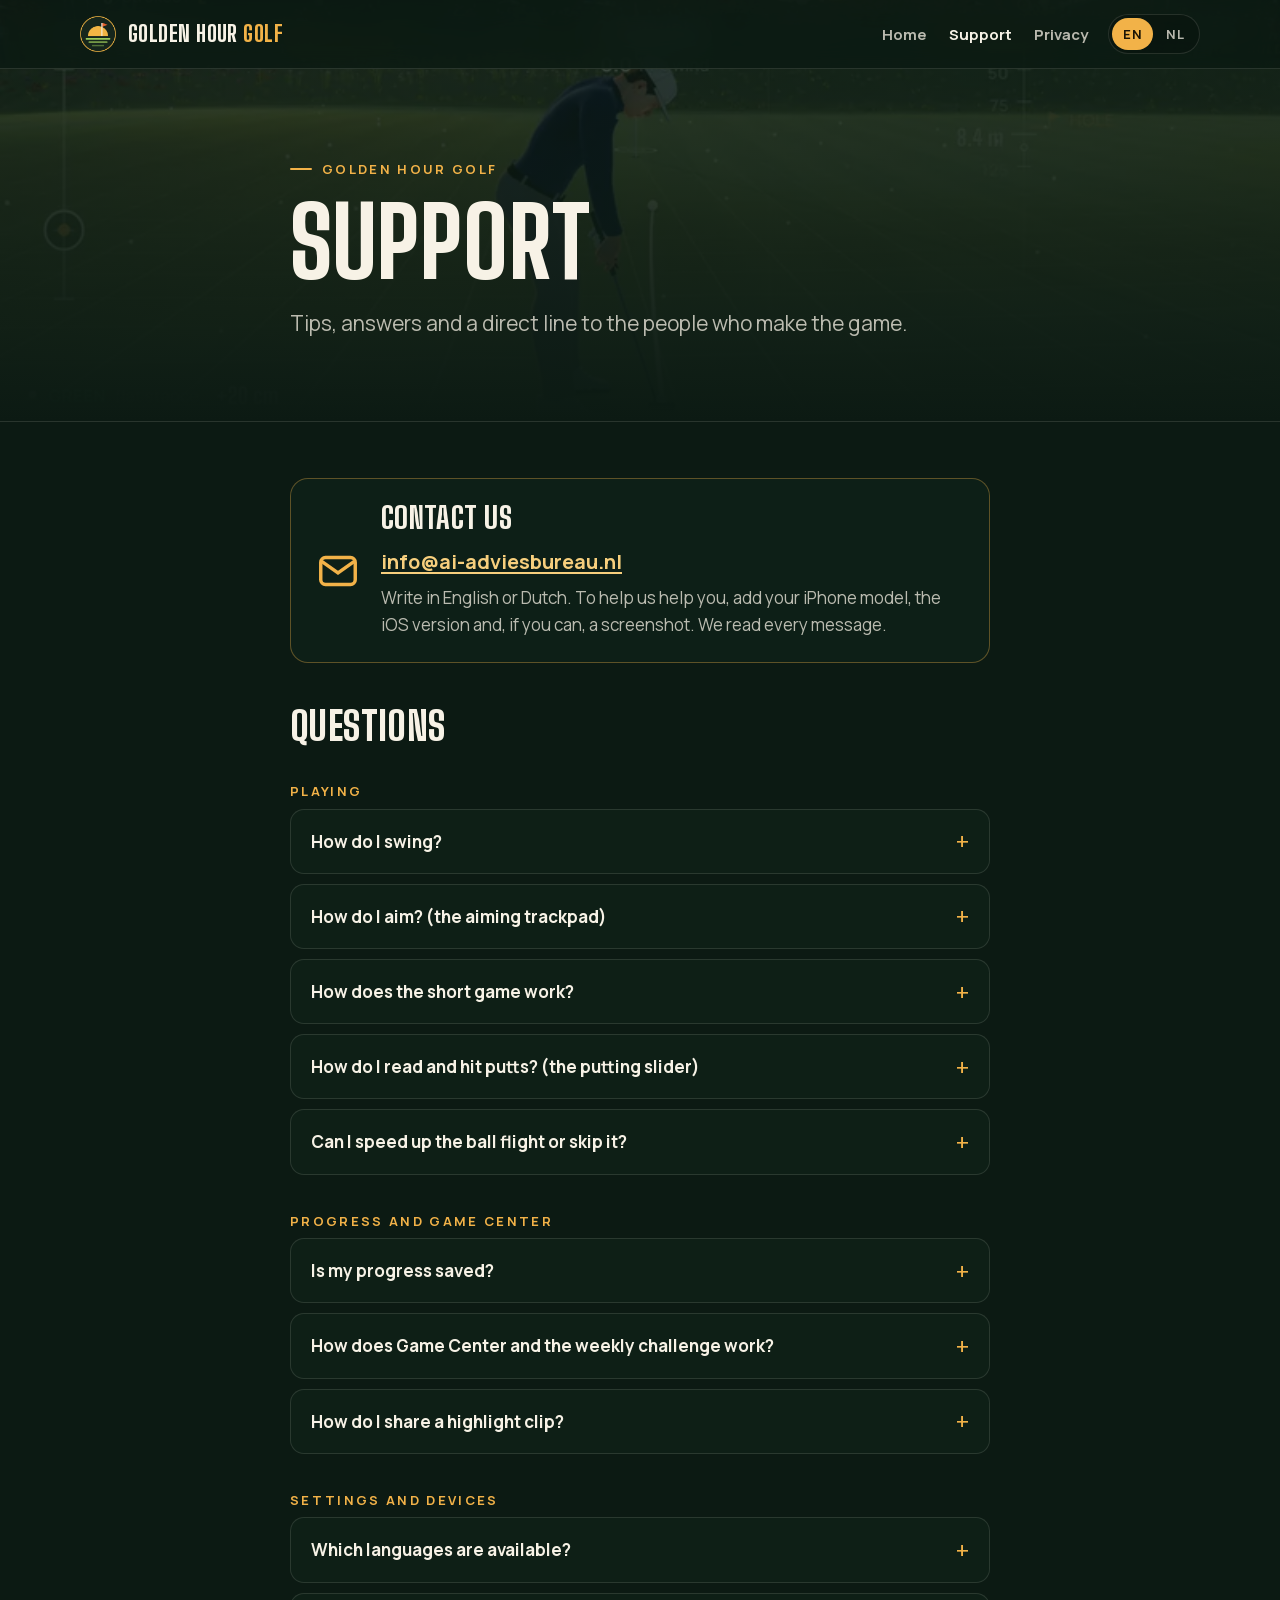
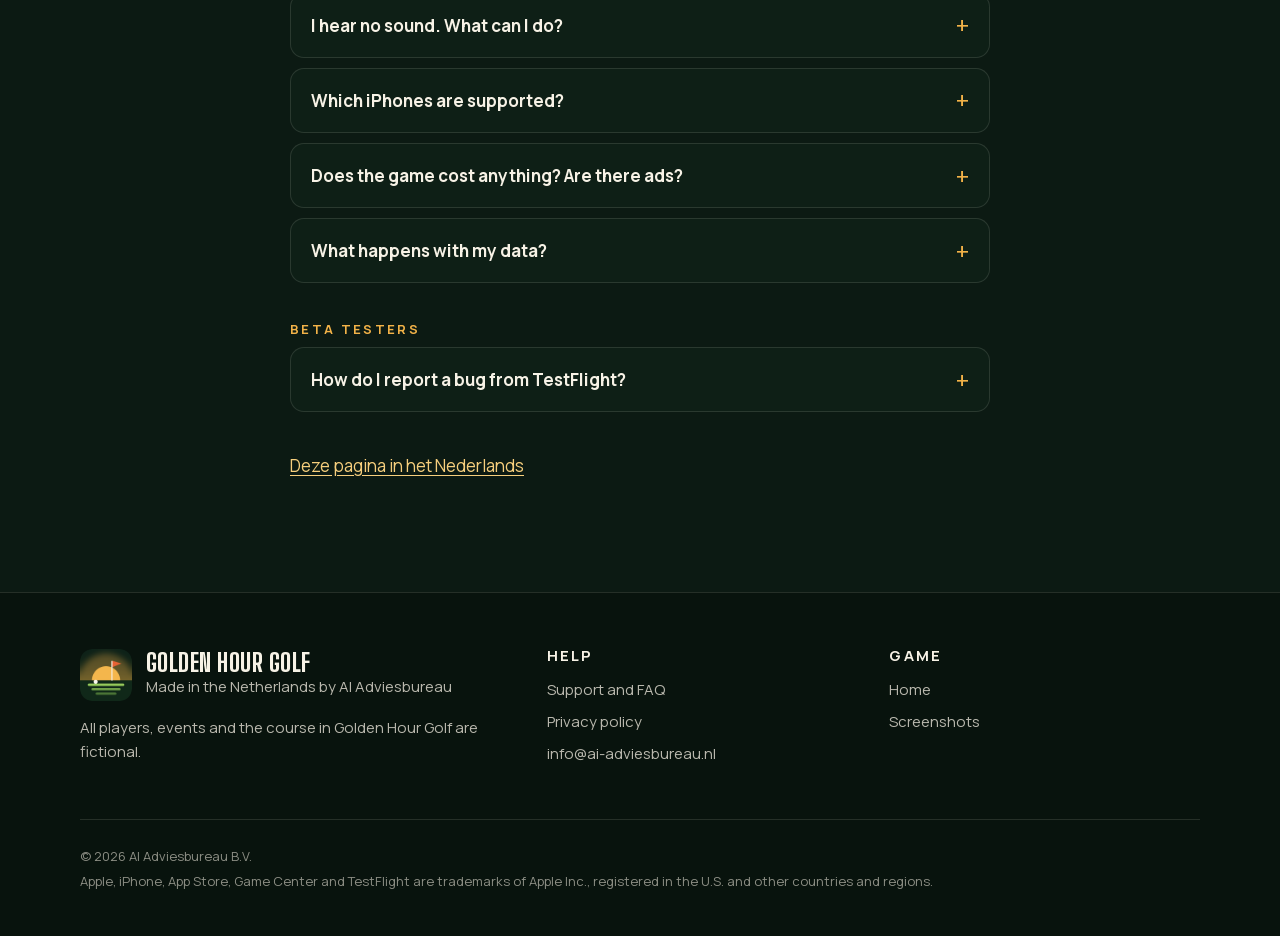
<file: support.html>
<!doctype html>
<html lang="en">
<head>
  <meta charset="utf-8">
  <meta name="viewport" content="width=device-width, initial-scale=1, viewport-fit=cover">
  <title>Support · Golden Hour Golf</title>
  <meta name="description" content="Help for Golden Hour Golf on iPhone: how to swing, aim and putt, saves, Game Center, sharing clips, languages, sound and supported iPhones. Contact: info@ai-adviesbureau.nl.">
  <link rel="canonical" href="https://ai-adviesbureau.github.io/golden-hour-golf/support.html">
  <link rel="alternate" hreflang="en" href="https://ai-adviesbureau.github.io/golden-hour-golf/support.html">
  <link rel="alternate" hreflang="nl" href="https://ai-adviesbureau.github.io/golden-hour-golf/support-nl.html">
  <meta name="theme-color" content="#0c1a13">
  <link rel="icon" type="image/png" sizes="32x32" href="assets/img/favicon-32.png">
  <link rel="apple-touch-icon" href="assets/img/apple-touch-icon.png">
  <meta property="og:type" content="website">
  <meta property="og:site_name" content="Golden Hour Golf">
  <meta property="og:title" content="Support · Golden Hour Golf">
  <meta property="og:description" content="Questions, tips and contact for Golden Hour Golf on iPhone.">
  <meta property="og:url" content="https://ai-adviesbureau.github.io/golden-hour-golf/support.html">
  <meta property="og:image" content="https://ai-adviesbureau.github.io/golden-hour-golf/assets/img/og-image.jpg">
  <meta name="twitter:card" content="summary_large_image">
  <link rel="stylesheet" href="assets/css/site.css">
</head>
<body>
  <a class="skip-link" href="#main">Skip to content</a>
  <header class="site-header always-solid">
    <nav class="wrap nav" aria-label="Main">
      <a class="brand" href="./" aria-label="Golden Hour Golf, home"><img src="assets/img/logo.png" alt="" width="36" height="36"><span class="brand-text">Golden Hour <span>Golf</span></span></a>
      <ul class="nav-links">
        <li><a href="./">Home</a></li>
        <li><a href="support.html" aria-current="page">Support</a></li>
        <li><a href="privacy.html">Privacy</a></li>
      </ul>
      <div class="lang-switch" aria-label="Language">
        <a href="support.html" aria-current="true" lang="en" hreflang="en">EN</a>
        <a href="support-nl.html" lang="nl" hreflang="nl">NL</a>
      </div>
    </nav>
  </header>

  <main id="main">
    <div class="doc-hero">
      <img src="assets/img/putting-800.webp" alt="" width="800" height="368">
      <div class="wrap">
        <p class="eyebrow">Golden Hour Golf</p>
        <h1>Support</h1>
        <p class="lead">Tips, answers and a direct line to the people who make the game.</p>
      </div>
    </div>

    <div class="wrap doc">
      <section class="contact-card" aria-labelledby="contact-title">
        <svg viewBox="0 0 24 24" fill="none" stroke="currentColor" stroke-width="1.8" aria-hidden="true"><rect x="3" y="5" width="18" height="14" rx="2.5"/><path d="M3.5 7l8.5 6 8.5-6"/></svg>
        <div>
          <h2 id="contact-title" class="display">Contact us</h2>
          <p><a class="mail" href="mailto:info@ai-adviesbureau.nl?subject=Golden%20Hour%20Golf%20support">info@ai-adviesbureau.nl</a></p>
          <p>Write in English or Dutch. To help us help you, add your iPhone model, the iOS version and, if you can, a screenshot. We read every message.</p>
        </div>
      </section>

      <div class="faq">
        <h2>Questions</h2>

        <h3 class="faq-group">Playing</h3>
        <details>
          <summary>How do I swing?</summary>
          <div class="answer">
            <p>Put your right thumb in the swing zone on the right side of the screen. <strong>Pull straight down</strong> to set the power: the further you pull, the harder you hit. Then <strong>sweep up through the start line</strong> to strike.</p>
            <p>A smooth upswing at the right tempo gives full ball speed. Drifting sideways opens or closes the club face, which curves the ball (fade, draw, slice or hook). After each shot the analysis panel shows what your swipe did. The short tour under <strong>How to play</strong> on the main menu walks you through it on the real screen.</p>
          </div>
        </details>
        <details>
          <summary>How do I aim? (the aiming trackpad)</summary>
          <div class="answer">
            <p>The left half of the screen works like a trackpad. Swipe <strong>left or right</strong> to turn your line, <strong>up or down</strong> to change the distance (on the green: the pace). Slow swipes make fine changes, fast swipes big ones. You do not need to touch the ball or the course.</p>
            <p>Tap <strong>Scout</strong> to fly the camera over your landing spot; the trackpad works there too. <strong>To the hole</strong> resets your aim.</p>
          </div>
        </details>
        <details>
          <summary>How does the short game work?</summary>
          <div class="answer">
            <p>Close to the green the game picks a technique and club for you: putt, bump and run, chip, pitch, flop or, from a bunker, splash. The strip at the bottom left shows the other options with their carry and roll; tap one to switch. The game keeps the finishing point and moves the landing circle for you.</p>
            <p>Before you swing you see the landing circle, the roll-out line and where the ball should stop.</p>
          </div>
        </details>
        <details>
          <summary>How do I read and hit putts? (the putting slider)</summary>
          <div class="answer">
            <p>On the green, the colour slope map and grid show where the ball will break. The <strong>slider along the left edge</strong> of the screen moves the camera smoothly from a crouched read, through the standard view, to straight overhead. You can also use two fingers, or the Behind, Read and Above buttons. The game remembers your favourite angle.</p>
            <p>Aim and set the pace with the trackpad, then swipe to putt. You get one <strong>putt preview</strong> per putt that shows how the line breaks. In career mode you earn it through the green reading skill. If you prefer a permanent rolling line, switch on the putt line in Settings.</p>
          </div>
        </details>
        <details>
          <summary>Can I speed up the ball flight or skip it?</summary>
          <div class="answer">
            <p>Yes. <strong>Tap</strong> while the ball is in the air to fast-forward. <strong>Double-tap</strong>, or tap <strong>Skip</strong>, to jump straight to where the ball stops. This also works for putts and replays. Want it every time? Switch on <strong>Auto fast-forward</strong> in Settings.</p>
          </div>
        </details>

        <h3 class="faq-group">Progress and Game Center</h3>
        <details>
          <summary>Is my progress saved?</summary>
          <div class="answer">
            <p>Yes, automatically and only on your iPhone: your round, career and tournaments. If you close the app in the middle of a round, it welcomes you back and lets you continue. Career events and tournaments are never thrown away.</p>
            <p>There is no online account, so progress does not sync between devices. Deleting the app deletes your progress. A full restore of an iPhone backup (iCloud or computer) normally brings app data back with it.</p>
          </div>
        </details>
        <details>
          <summary>How does Game Center and the weekly challenge work?</summary>
          <div class="answer">
            <p>Sign in to Game Center in the iOS Settings app. You do not have to; the whole game works without it.</p>
            <p>Every Monday at 00:00 UTC a new <strong>weekly challenge</strong> starts: the same holes, wind and light for every player in the world. You get <strong>one official round</strong> per week, which counts from the first tee and must be finished within the week. You can practise under the same conditions as often as you like; practice rounds never count. There are also leaderboards for your best front nine and your best 18 holes on Autumn Ridge, and 21 achievements.</p>
            <p>Offline? Your scores wait on your iPhone and are sent when Game Center is available again (a weekly score that misses its week expires). Challenging friends uses Apple's Game Center challenges and needs iOS 26.</p>
          </div>
        </details>
        <details>
          <summary>How do I share a highlight clip?</summary>
          <div class="answer">
            <p>After a hole-in-one, albatross, eagle, chip-in, a holed putt longer than 10 metres, a birdie on the final hole or a tournament win, a small <strong>Share</strong> button appears. You can also share during any replay, and the <strong>Highlights</strong> button in the round summary lists the latest highlights of your session.</p>
            <p>Choose vertical (9:16, for Stories, Reels and Shorts) or landscape (16:9). The game renders a 6 to 10 second clip on your iPhone ("Preparing clip…") and opens the iOS share sheet. To keep it, choose <strong>Save Video</strong>: iOS asks once for permission to add to Photos. For now a clip can be made while you are still on the hole where the shot was played.</p>
          </div>
        </details>

        <h3 class="faq-group">Settings and devices</h3>
        <details>
          <summary>Which languages are available?</summary>
          <div class="answer">
            <p>English, Nederlands, Deutsch, Français, Español and 日本語. The game follows your iPhone's language. You can also choose a language just for this game in the iOS Settings app (Golden Hour Golf → Language), or in the game under Settings → Language. The TV commentary is in English.</p>
          </div>
        </details>
        <details>
          <summary>I hear no sound. What can I do?</summary>
          <div class="answer">
            <p>Golden Hour Golf follows your iPhone's <strong>silent mode</strong> (the Ring/Silent switch or the Action button), like most games. Turn silent mode off and turn up the volume.</p>
            <p>The game plays nicely alongside your own music or podcasts: the game music stays quiet while other audio is playing. In Settings you can set Effects, Crowd and ambience, Commentary and Music separately to Off, Low, Mid or Full.</p>
          </div>
        </details>
        <details>
          <summary>Which iPhones are supported?</summary>
          <div class="answer">
            <p>Golden Hour Golf needs <strong>iOS 17 or later</strong> and is made for iPhone, in landscape. We recommend an <strong>iPhone 13 or newer</strong>. The game picks a quality preset for your chip automatically; iPhone 15 Pro and newer get the highest preset.</p>
            <p>Phone getting warm? Lowering "Crowds and stands" in Settings to Light or Off reduces the load in tournaments.</p>
          </div>
        </details>
        <details>
          <summary>Does the game cost anything? Are there ads?</summary>
          <div class="answer">
            <p>Golden Hour Golf is a free download with the full Autumn Ridge course. There are no ads and no account, and the current version has no in-app purchases.</p>
          </div>
        </details>
        <details>
          <summary>What happens with my data?</summary>
          <div class="answer">
            <p>We collect no personal data. The app only sends anonymous usage statistics (such as "a round was completed"), hosted in the EU, and you can switch them off in Settings → Privacy. Read the <a href="privacy.html">privacy policy</a> for the details.</p>
          </div>
        </details>

        <h3 class="faq-group">Beta testers</h3>
        <details>
          <summary>How do I report a bug from TestFlight?</summary>
          <div class="answer">
            <p>The quickest way: take a <strong>screenshot</strong> in the game (side button and volume up). Tap the preview, then <strong>Share Beta Feedback</strong>, add a short description and send. Or open the TestFlight app, choose Golden Hour Golf and tap <strong>Send Beta Feedback</strong>.</p>
            <p>If the game crashes, TestFlight asks whether you want to share the crash report; please say yes and describe what you were doing. Please mention your iPhone model. You can also email us at <a href="mailto:info@ai-adviesbureau.nl?subject=Golden%20Hour%20Golf%20beta">info@ai-adviesbureau.nl</a>.</p>
          </div>
        </details>
      </div>
      <p style="margin-top:40px"><a href="support-nl.html" hreflang="nl" lang="nl">Deze pagina in het Nederlands</a></p>
    </div>
  </main>

  <footer class="site-footer">
    <div class="wrap">
      <div class="footer-grid">
        <div>
          <div class="made-in"><img src="assets/img/app-icon-256.png" alt="" width="52" height="52" loading="lazy"><div><strong>Golden Hour Golf</strong><span>Made in the Netherlands by AI Adviesbureau</span></div></div>
          <p>All players, events and the course in Golden Hour Golf are fictional.</p>
        </div>
        <div>
          <h2>Help</h2>
          <ul>
            <li><a href="support.html">Support and FAQ</a></li>
            <li><a href="privacy.html">Privacy policy</a></li>
            <li><a href="mailto:info@ai-adviesbureau.nl">info@ai-adviesbureau.nl</a></li>
          </ul>
        </div>
        <div>
          <h2>Game</h2>
          <ul><li><a href="./">Home</a></li><li><a href="./#screenshots">Screenshots</a></li></ul>
        </div>
      </div>
      <div class="legal">
        <p>© 2026 AI Adviesbureau B.V.</p>
        <p>Apple, iPhone, App Store, Game Center and TestFlight are trademarks of Apple Inc., registered in the U.S. and other countries and regions.</p>
      </div>
    </div>
  </footer>
</body>
</html>
</file>
<file: assets/css/site.css>
/* Golden Hour Golf website. Plain CSS, no build step. */

@font-face {
  font-family: "Big Shoulders Display";
  src: url("../fonts/BigShouldersDisplay-ExtraBold.woff") format("woff");
  font-weight: 800;
  font-display: swap;
}
@font-face {
  font-family: "Manrope";
  src: url("../fonts/Manrope-Regular.woff") format("woff");
  font-weight: 400;
  font-display: swap;
}
@font-face {
  font-family: "Manrope";
  src: url("../fonts/Manrope-Bold.woff") format("woff");
  font-weight: 700;
  font-display: swap;
}

:root {
  color-scheme: dark;
  --bg: #0c1a13;
  --bg-2: #10241a;
  --bg-3: #163022;
  --line: rgba(247, 242, 230, 0.12);
  --glass: rgba(16, 36, 26, 0.62);
  --cream: #f7f2e6;
  --muted: rgba(247, 242, 230, 0.74);
  --faint: rgba(247, 242, 230, 0.55);
  --gold: #f2b248;
  --gold-2: #f7cf7d;
  --flag: #e8643a;
  --grass: #9bcd5f;
  --radius: 18px;
  --max: 1200px;
  --gutter: clamp(16px, 4vw, 40px);
  --display: "Big Shoulders Display", "Arial Narrow", Impact, sans-serif;
  --body: "Manrope", system-ui, -apple-system, "Segoe UI", Roboto, sans-serif;
}

*,
*::before,
*::after { box-sizing: border-box; }

html { -webkit-text-size-adjust: 100%; scroll-behavior: smooth; }
@media (prefers-reduced-motion: reduce) { html { scroll-behavior: auto; } }

body {
  margin: 0;
  background: var(--bg);
  color: var(--cream);
  font-family: var(--body);
  font-size: 17px;
  line-height: 1.6;
  -webkit-font-smoothing: antialiased;
  overflow-x: hidden;
}

img, video { display: block; max-width: 100%; height: auto; }
a { color: var(--gold-2); text-underline-offset: 3px; }
a:hover { color: var(--gold); }
:focus-visible { outline: 3px solid var(--gold); outline-offset: 3px; border-radius: 6px; }

.skip-link {
  position: absolute; left: 12px; top: -60px; z-index: 100;
  background: var(--gold); color: #1a1406; padding: 10px 16px; border-radius: 10px;
  font-weight: 700; text-decoration: none;
}
.skip-link:focus { top: 12px; }

[hidden] { display: none !important; }

.visually-hidden {
  position: absolute !important; width: 1px; height: 1px; overflow: hidden;
  clip: rect(0 0 0 0); clip-path: inset(50%); white-space: nowrap;
}

.wrap { width: 100%; max-width: var(--max); margin: 0 auto; padding: 0 var(--gutter); }

/* Type */
h1, h2, h3, .display {
  font-family: var(--display);
  font-weight: 800;
  text-transform: uppercase;
  letter-spacing: 0.01em;
  line-height: 0.95;
  margin: 0;
}
h1 { font-size: clamp(56px, 11vw, 132px); }
h2 { font-size: clamp(40px, 6.4vw, 76px); }
h3 { font-size: clamp(26px, 3vw, 32px); line-height: 1.05; }
.gold { color: var(--gold); }
.eyebrow {
  display: inline-flex; align-items: center; gap: 10px;
  font-size: 13px; font-weight: 700; letter-spacing: 0.18em; text-transform: uppercase;
  color: var(--gold);
  margin: 0 0 18px;
}
.eyebrow::before {
  content: ""; width: 22px; height: 2px; background: currentColor; border-radius: 2px;
}
.lead { font-size: clamp(18px, 2vw, 21px); color: var(--muted); max-width: 38em; }
.rule { width: 72px; height: 3px; background: var(--gold); border: 0; margin: 22px 0; border-radius: 2px; }

/* Header */
.site-header {
  position: fixed; inset: 0 0 auto 0; z-index: 50;
  transition: background-color 0.3s ease, border-color 0.3s ease, backdrop-filter 0.3s ease;
  border-bottom: 1px solid transparent;
}
.site-header.is-solid,
.site-header.always-solid {
  background: rgba(12, 26, 19, 0.82);
  -webkit-backdrop-filter: blur(14px) saturate(140%);
  backdrop-filter: blur(14px) saturate(140%);
  border-bottom-color: var(--line);
}
.nav { display: flex; align-items: center; gap: 20px; height: 68px; }
.brand {
  display: inline-flex; align-items: center; gap: 12px; text-decoration: none; color: var(--cream);
  font-family: var(--display); font-weight: 800; text-transform: uppercase; font-size: 22px; letter-spacing: 0.02em;
  margin-right: auto; white-space: nowrap;
}
.brand img { width: 36px; height: 36px; }
.brand-text > span { color: var(--gold); }
.nav-links { display: flex; gap: 22px; list-style: none; margin: 0; padding: 0; }
.nav-links a { color: var(--muted); text-decoration: none; font-weight: 700; font-size: 15px; }
.nav-links a:hover, .nav-links a[aria-current="page"] { color: var(--cream); }
.lang-switch {
  display: inline-flex; border: 1px solid var(--line); border-radius: 999px; padding: 3px; gap: 2px;
  background: rgba(0, 0, 0, 0.18);
}
.lang-switch a, .lang-switch button {
  font: inherit; font-size: 13px; font-weight: 700; letter-spacing: 0.06em;
  color: var(--muted); background: none; border: 0; cursor: pointer; text-decoration: none;
  padding: 6px 11px; border-radius: 999px; min-width: 40px; min-height: 32px; text-align: center;
}
.lang-switch [aria-current="true"], .lang-switch [aria-pressed="true"] { background: var(--gold); color: #1a1406; }
@media (max-width: 760px) {
  .nav-links { display: none; }
  .brand { font-size: 19px; gap: 10px; }
  .brand img { width: 32px; height: 32px; }
}
@media (max-width: 380px) {
  .brand { font-size: 16px; }
  .lang-switch a, .lang-switch button { min-width: 36px; padding: 6px 8px; }
}
@media (max-width: 330px) {
  .brand-text { position: absolute; width: 1px; height: 1px; overflow: hidden; clip-path: inset(50%); }
}

/* Store buttons */
.cta-row { display: flex; flex-wrap: wrap; gap: 14px; align-items: center; }
.store-btn {
  display: inline-flex; align-items: center; gap: 14px;
  min-height: 60px; padding: 10px 24px 10px 18px;
  border-radius: 14px; text-decoration: none;
  background: var(--cream); color: #0c1a13;
  box-shadow: 0 10px 30px rgba(0, 0, 0, 0.35);
  transition: transform 0.2s ease, box-shadow 0.2s ease, background-color 0.2s ease;
}
.store-btn:hover { color: #0c1a13; transform: translateY(-2px); box-shadow: 0 14px 34px rgba(0, 0, 0, 0.45); }
.store-btn svg { width: 26px; height: 26px; flex: none; }
.store-btn .small { display: block; font-size: 12px; font-weight: 700; letter-spacing: 0.04em; line-height: 1.1; opacity: 0.75; }
.store-btn .big { display: block; font-size: 21px; font-weight: 700; line-height: 1.1; letter-spacing: -0.01em; }
.store-btn.is-soon {
  background: rgba(16, 36, 26, 0.55); color: var(--cream); border: 1px solid rgba(242, 178, 72, 0.6);
  -webkit-backdrop-filter: blur(10px); backdrop-filter: blur(10px); cursor: default;
}
.store-btn.is-soon:hover { transform: none; color: var(--cream); }
.store-btn.is-soon svg { color: var(--gold); }
.btn-ghost {
  display: inline-flex; align-items: center; gap: 10px; min-height: 52px; padding: 0 20px;
  border-radius: 999px; border: 1px solid var(--line); color: var(--cream); text-decoration: none; font-weight: 700;
  background: rgba(0, 0, 0, 0.2);
}
.btn-ghost:hover { color: var(--cream); border-color: var(--gold); }
.cta-note { font-size: 14px; color: var(--faint); margin: 14px 0 0; }

/* Hero */
.hero {
  position: relative; min-height: 100vh; min-height: 100svh;
  display: flex; align-items: flex-end;
  padding: 120px 0 clamp(48px, 9vh, 96px);
  overflow: hidden; isolation: isolate;
}
.hero-media, .hero-media video, .hero-media img {
  position: absolute; inset: 0; width: 100%; height: 100%; object-fit: cover; z-index: -2;
}
.hero-media video, .hero-media img { object-position: 30% 50%; }
.hero::after {
  content: ""; position: absolute; inset: 0; z-index: -1;
  background:
    linear-gradient(180deg, rgba(12, 26, 19, 0.55) 0%, rgba(12, 26, 19, 0) 22%),
    linear-gradient(0deg, rgba(12, 26, 19, 1) 0%, rgba(12, 26, 19, 0.75) 26%, rgba(12, 26, 19, 0) 62%),
    linear-gradient(90deg, rgba(12, 26, 19, 0.0) 35%, rgba(12, 26, 19, 0.72) 100%);
}
.hero-inner { display: grid; justify-items: end; text-align: right; }
.hero h1 { text-shadow: 0 4px 40px rgba(0, 0, 0, 0.35); }
.hero .lead { color: rgba(247, 242, 230, 0.86); margin: 0 0 30px; }
.hero .rule { margin: 26px 0; }
.hero .cta-row { justify-content: flex-end; }
.hero .eyebrow::before { display: none; }
.hero .eyebrow::after { content: ""; width: 22px; height: 2px; background: currentColor; border-radius: 2px; }
.hero-tools { position: absolute; left: var(--gutter); bottom: clamp(24px, 4vh, 40px); }
.icon-btn {
  display: inline-grid; place-items: center; width: 44px; height: 44px; border-radius: 999px;
  background: rgba(12, 26, 19, 0.55); border: 1px solid var(--line); color: var(--cream); cursor: pointer;
  -webkit-backdrop-filter: blur(8px); backdrop-filter: blur(8px);
}
.icon-btn svg { width: 18px; height: 18px; }
@media (max-width: 760px) {
  .hero-inner { justify-items: start; text-align: left; }
  .hero .cta-row { justify-content: flex-start; }
  .hero .eyebrow::after { display: none; }
  .hero .eyebrow::before { display: block; }
  .hero::after {
    background:
      linear-gradient(180deg, rgba(12, 26, 19, 0.6) 0%, rgba(12, 26, 19, 0) 25%),
      linear-gradient(0deg, rgba(12, 26, 19, 1) 0%, rgba(12, 26, 19, 0.85) 42%, rgba(12, 26, 19, 0.1) 75%);
  }
  .hero-tools { left: auto; right: var(--gutter); top: 84px; bottom: auto; }
}

/* Facts strip */
.facts {
  border-top: 1px solid var(--line); border-bottom: 1px solid var(--line);
  background: var(--bg-2);
}
.facts ul {
  list-style: none; margin: 0 auto; padding: 26px var(--gutter);
  display: grid; grid-template-columns: repeat(4, 1fr); gap: 18px;
}
.facts li { display: grid; gap: 4px; }
.facts strong { font-family: var(--display); font-weight: 800; font-size: clamp(30px, 4vw, 44px); line-height: 1; color: var(--gold); text-transform: uppercase; }
.facts span { color: var(--muted); font-size: 14px; }
@media (max-width: 760px) { .facts ul { grid-template-columns: repeat(2, 1fr); gap: 22px 16px; } }

/* Sections */
section { position: relative; }
.section { padding: clamp(72px, 11vw, 140px) 0; }
.section-head { max-width: 760px; margin-bottom: clamp(36px, 5vw, 60px); }
.section-head .lead { margin-top: 18px; }

.feature {
  display: grid; grid-template-columns: 1.25fr 1fr; gap: clamp(28px, 5vw, 72px); align-items: center;
}
.feature + .feature { margin-top: clamp(72px, 10vw, 130px); }
.feature.flip { grid-template-columns: 1fr 1.25fr; }
.feature.flip .feature-media { order: 2; }
.feature-media { position: relative; }
.shot {
  border-radius: var(--radius); overflow: hidden; background: var(--bg-3);
  box-shadow: 0 30px 80px rgba(0, 0, 0, 0.45), 0 0 0 1px var(--line);
  aspect-ratio: 2868 / 1320;
}
.shot img { width: 100%; height: 100%; object-fit: cover; }
.shot.tall { aspect-ratio: 16 / 10; }
.shot-pair { position: relative; padding-bottom: 16%; }
.shot-pair .shot:nth-child(2) {
  position: absolute; width: 58%; right: -4%; bottom: 0;
  box-shadow: 0 30px 70px rgba(0, 0, 0, 0.6), 0 0 0 1px rgba(242, 178, 72, 0.4);
}
.feature-copy h2 { font-size: clamp(38px, 5vw, 64px); }
.feature-copy .lead { margin: 18px 0 0; }
.ticks { list-style: none; padding: 0; margin: 26px 0 0; display: grid; gap: 12px; }
.ticks li { position: relative; padding-left: 30px; color: var(--muted); }
.ticks li::before {
  content: ""; position: absolute; left: 0; top: 0.62em; width: 14px; height: 2px; background: var(--gold); border-radius: 2px;
}
.ticks strong { color: var(--cream); }
@media (max-width: 860px) {
  .feature, .feature.flip { grid-template-columns: 1fr; }
  .feature.flip .feature-media { order: 0; }
  .shot-pair .shot:nth-child(2) { right: 0; }
}

/* Banner with full-bleed photo */
.banner {
  position: relative; overflow: hidden; isolation: isolate;
  padding: clamp(110px, 18vw, 220px) 0;
}
.banner > img { position: absolute; inset: 0; width: 100%; height: 100%; object-fit: cover; z-index: -2; }
.banner::after {
  content: ""; position: absolute; inset: 0; z-index: -1;
  background: linear-gradient(90deg, rgba(12, 26, 19, 0.92) 0%, rgba(12, 26, 19, 0.6) 45%, rgba(12, 26, 19, 0.05) 100%),
              linear-gradient(0deg, var(--bg) 0%, rgba(12, 26, 19, 0) 25%), linear-gradient(180deg, var(--bg) 0%, rgba(12, 26, 19, 0) 25%);
}
.banner .wrap > div { max-width: 640px; }
.banner .lead { margin-top: 18px; }

/* Challenge card (pure HTML mock of the weekly page) */
.challenge-card {
  background: linear-gradient(160deg, rgba(31, 61, 43, 0.95), rgba(14, 30, 22, 0.98));
  border: 1px solid rgba(242, 178, 72, 0.35); border-radius: var(--radius);
  padding: clamp(20px, 3vw, 32px); box-shadow: 0 30px 80px rgba(0, 0, 0, 0.45);
}
.challenge-top { display: flex; justify-content: space-between; gap: 12px; align-items: baseline; flex-wrap: wrap; }
.challenge-top .display { font-size: clamp(30px, 4vw, 42px); }
.chip {
  display: inline-block; font-size: 12px; font-weight: 700; letter-spacing: 0.14em; text-transform: uppercase;
  color: #1a1406; background: var(--gold); border-radius: 999px; padding: 4px 10px;
}
.conds { display: grid; grid-template-columns: repeat(3, 1fr); gap: 10px; margin: 20px 0; }
.conds div { background: rgba(0, 0, 0, 0.22); border-radius: 12px; padding: 12px; }
.conds small { display: block; font-size: 11px; letter-spacing: 0.14em; text-transform: uppercase; color: var(--faint); font-weight: 700; }
.conds b { font-family: var(--display); font-size: 24px; text-transform: uppercase; }
.tabs-mock { display: flex; gap: 6px; margin-bottom: 10px; }
.tabs-mock span { font-size: 13px; font-weight: 700; padding: 6px 12px; border-radius: 999px; color: var(--muted); border: 1px solid var(--line); }
.tabs-mock span:first-child { background: var(--cream); color: var(--bg); border-color: var(--cream); }
.board { width: 100%; border-collapse: collapse; font-size: 15px; }
.board td { padding: 9px 6px; border-top: 1px solid var(--line); }
.board td:first-child { width: 2.5em; color: var(--faint); font-weight: 700; }
.board td:last-child { text-align: right; font-family: var(--display); font-size: 20px; }
.board tr.me td { color: var(--gold); }
.board tr.me td:first-child { color: var(--gold); }
.card-foot { font-size: 13px; color: var(--faint); margin: 14px 0 0; }

/* Phone frame for the vertical highlight */
.phone {
  position: relative; width: min(300px, 70vw); margin: 0 auto; aspect-ratio: 9 / 19.5;
  border-radius: 46px; padding: 12px; background: #050a07;
  box-shadow: 0 0 0 2px #2a3a30, 0 40px 90px rgba(0, 0, 0, 0.6), 0 0 120px rgba(242, 178, 72, 0.12);
}
.phone video, .phone img { width: 100%; height: 100%; object-fit: cover; border-radius: 36px; background: #10241a; }
.phone::before {
  content: ""; position: absolute; top: 22px; left: 50%; transform: translateX(-50%);
  width: 30%; height: 26px; background: #050a07; border-radius: 20px; z-index: 2;
}
.phone .icon-btn { position: absolute; right: 22px; bottom: 26px; z-index: 3; }

/* Gallery */
.gallery { position: relative; }
.gallery-track {
  display: grid; grid-auto-flow: column; grid-auto-columns: min(86%, 900px); gap: 18px;
  --edge: max(var(--gutter), calc((100vw - var(--max)) / 2 + var(--gutter)));
  overflow-x: auto; scroll-snap-type: x mandatory; scroll-padding: 0 var(--edge);
  padding: 6px var(--edge) 24px; margin: 0;
  list-style: none; scrollbar-width: thin; scrollbar-color: rgba(242, 178, 72, 0.5) transparent;
}
.gallery-track li { scroll-snap-align: start; }
.gallery-track button {
  display: block; width: 100%; padding: 0; border: 0; background: none; cursor: zoom-in; border-radius: 14px;
}
.gallery-track img {
  width: 100%; aspect-ratio: 2868 / 1320; object-fit: cover; border-radius: 14px; background: var(--bg-3);
  box-shadow: 0 18px 50px rgba(0, 0, 0, 0.45), 0 0 0 1px var(--line);
}
.gallery-controls { display: flex; gap: 10px; justify-content: flex-end; margin-top: -40px; margin-bottom: 26px; }
@media (max-width: 760px) { .gallery-controls { margin-top: 0; justify-content: flex-start; } }

.lightbox {
  border: 0; padding: 0; background: transparent; max-width: 96vw; max-height: 92vh; width: 1400px;
}
.lightbox::backdrop { background: rgba(5, 12, 8, 0.9); }
.lightbox img { width: 100%; height: auto; max-height: 86vh; object-fit: contain; border-radius: 12px; }
.lightbox .icon-btn { position: absolute; top: 10px; right: 10px; }

/* Specs grid */
.specs { display: grid; grid-template-columns: repeat(3, 1fr); gap: 16px; }
.spec {
  background: var(--glass); border: 1px solid var(--line); border-radius: var(--radius); padding: 24px;
}
.spec h3 { font-size: 24px; margin-bottom: 8px; color: var(--gold); }
.spec p { margin: 0; color: var(--muted); font-size: 16px; }
@media (max-width: 860px) { .specs { grid-template-columns: 1fr; } }

/* Final CTA */
.final { text-align: center; }
.final .wrap > div { max-width: 760px; margin: 0 auto; display: grid; justify-items: center; }
.final .cta-row { justify-content: center; margin-top: 30px; }
.final .banner-img { object-position: 50% 40%; }
.final.banner::after {
  background: radial-gradient(ellipse at center, rgba(12, 26, 19, 0.55) 0%, rgba(12, 26, 19, 0.85) 70%),
              linear-gradient(0deg, var(--bg) 0%, rgba(12, 26, 19, 0) 30%), linear-gradient(180deg, var(--bg) 0%, rgba(12, 26, 19, 0) 30%);
}

/* Footer */
.site-footer { border-top: 1px solid var(--line); background: #08130d; padding: 56px 0 40px; font-size: 15px; color: var(--muted); }
.footer-grid { display: grid; grid-template-columns: 1.4fr 1fr 1fr; gap: 32px; }
.footer-grid h2 { font-size: 15px; font-family: var(--body); letter-spacing: 0.14em; color: var(--cream); margin-bottom: 14px; }
.footer-grid ul { list-style: none; padding: 0; margin: 0; display: grid; gap: 8px; }
.footer-grid a { color: var(--muted); text-decoration: none; }
.footer-grid a:hover { color: var(--gold); }
.made-in { display: flex; align-items: center; gap: 14px; margin-bottom: 14px; }
.made-in img { width: 52px; height: 52px; border-radius: 12px; }
.made-in strong { display: block; color: var(--cream); font-family: var(--display); font-size: 24px; text-transform: uppercase; letter-spacing: 0.02em; line-height: 1; }
.legal { margin-top: 40px; padding-top: 22px; border-top: 1px solid var(--line); font-size: 13px; color: var(--faint); }
.legal p { margin: 4px 0; }
@media (max-width: 760px) { .footer-grid { grid-template-columns: 1fr; } }

/* Document pages (privacy, support) */
.doc-hero {
  position: relative; padding: 150px 0 60px; overflow: hidden; isolation: isolate;
  border-bottom: 1px solid var(--line);
}
.doc-hero > img { position: absolute; inset: 0; width: 100%; height: 100%; object-fit: cover; z-index: -2; opacity: 0.5; }
.doc-hero::after {
  content: ""; position: absolute; inset: 0; z-index: -1;
  background: linear-gradient(0deg, var(--bg) 0%, rgba(12, 26, 19, 0.7) 60%, rgba(12, 26, 19, 0.55) 100%);
}
.doc-hero .wrap { max-width: 780px; }
.doc-hero h1 { font-size: clamp(48px, 9vw, 96px); }
.doc-hero .lead { margin-top: 18px; }
.doc { max-width: 780px; padding-top: 56px; padding-bottom: 96px; }
.doc h2 { font-size: clamp(30px, 4vw, 40px); margin: 52px 0 14px; }
.doc h2:first-child { margin-top: 0; }
.doc h3 { font-family: var(--body); text-transform: none; font-size: 19px; letter-spacing: 0; margin: 26px 0 8px; font-weight: 700; }
.doc p, .doc li { color: var(--muted); }
.doc strong { color: var(--cream); }
.doc ul { padding-left: 1.2em; }
.doc li { margin: 6px 0; }
.updated { font-size: 14px; color: var(--faint); margin: 0; }
.summary-box {
  background: var(--glass); border: 1px solid rgba(242, 178, 72, 0.35); border-radius: var(--radius);
  padding: 22px 24px; margin: 0 0 36px;
}
.summary-box ul { margin: 0; padding-left: 1.2em; }
.contact-card {
  display: grid; grid-template-columns: auto 1fr; gap: 20px; align-items: center;
  background: var(--glass); border: 1px solid rgba(242, 178, 72, 0.35); border-radius: var(--radius); padding: 24px;
  margin-bottom: 44px;
}
.contact-card .display { font-size: 30px; }
.contact-card p { margin: 6px 0 0; }
.contact-card .mail { font-weight: 700; font-size: 20px; word-break: break-all; }
.contact-card svg { width: 46px; height: 46px; color: var(--gold); }
@media (max-width: 560px) { .contact-card { grid-template-columns: 1fr; } }

.faq details {
  border: 1px solid var(--line); border-radius: 14px; background: rgba(16, 36, 26, 0.5);
  margin: 10px 0; overflow: hidden;
}
.faq details[open] { border-color: rgba(242, 178, 72, 0.4); }
.faq summary {
  list-style: none; cursor: pointer; padding: 18px 54px 18px 20px; font-weight: 700; color: var(--cream);
  position: relative; min-height: 44px;
}
.faq summary::-webkit-details-marker { display: none; }
.faq summary::after {
  content: "+"; position: absolute; right: 20px; top: 50%; transform: translateY(-50%);
  font-size: 24px; color: var(--gold); font-weight: 400; line-height: 1;
}
.faq details[open] summary::after { content: "\2212"; }
.faq .answer { padding: 0 20px 18px; }
.faq .answer p:first-child { margin-top: 0; }
.faq-group { text-transform: uppercase !important; font-family: var(--body) !important; font-size: 13px !important; letter-spacing: 0.18em !important; color: var(--gold); margin: 40px 0 6px !important; }

/* 404 */
.notfound { min-height: 100svh; display: grid; place-items: center; text-align: center; padding: 100px 0 60px; position: relative; isolation: isolate; overflow: hidden; }
.notfound > img { position: absolute; inset: 0; width: 100%; height: 100%; object-fit: cover; z-index: -2; opacity: 0.55; }
.notfound::after { content: ""; position: absolute; inset: 0; z-index: -1; background: radial-gradient(ellipse at center, rgba(12, 26, 19, 0.6), rgba(12, 26, 19, 0.95) 75%); }
.notfound .display { font-size: clamp(90px, 22vw, 220px); color: var(--gold); }

/* Reveal on scroll (only when JS and motion are allowed) */
.js-motion .reveal { opacity: 0; transform: translateY(28px); transition: opacity 0.8s ease, transform 0.8s cubic-bezier(0.2, 0.7, 0.2, 1); }
.js-motion .reveal.is-visible { opacity: 1; transform: none; }
</file>
